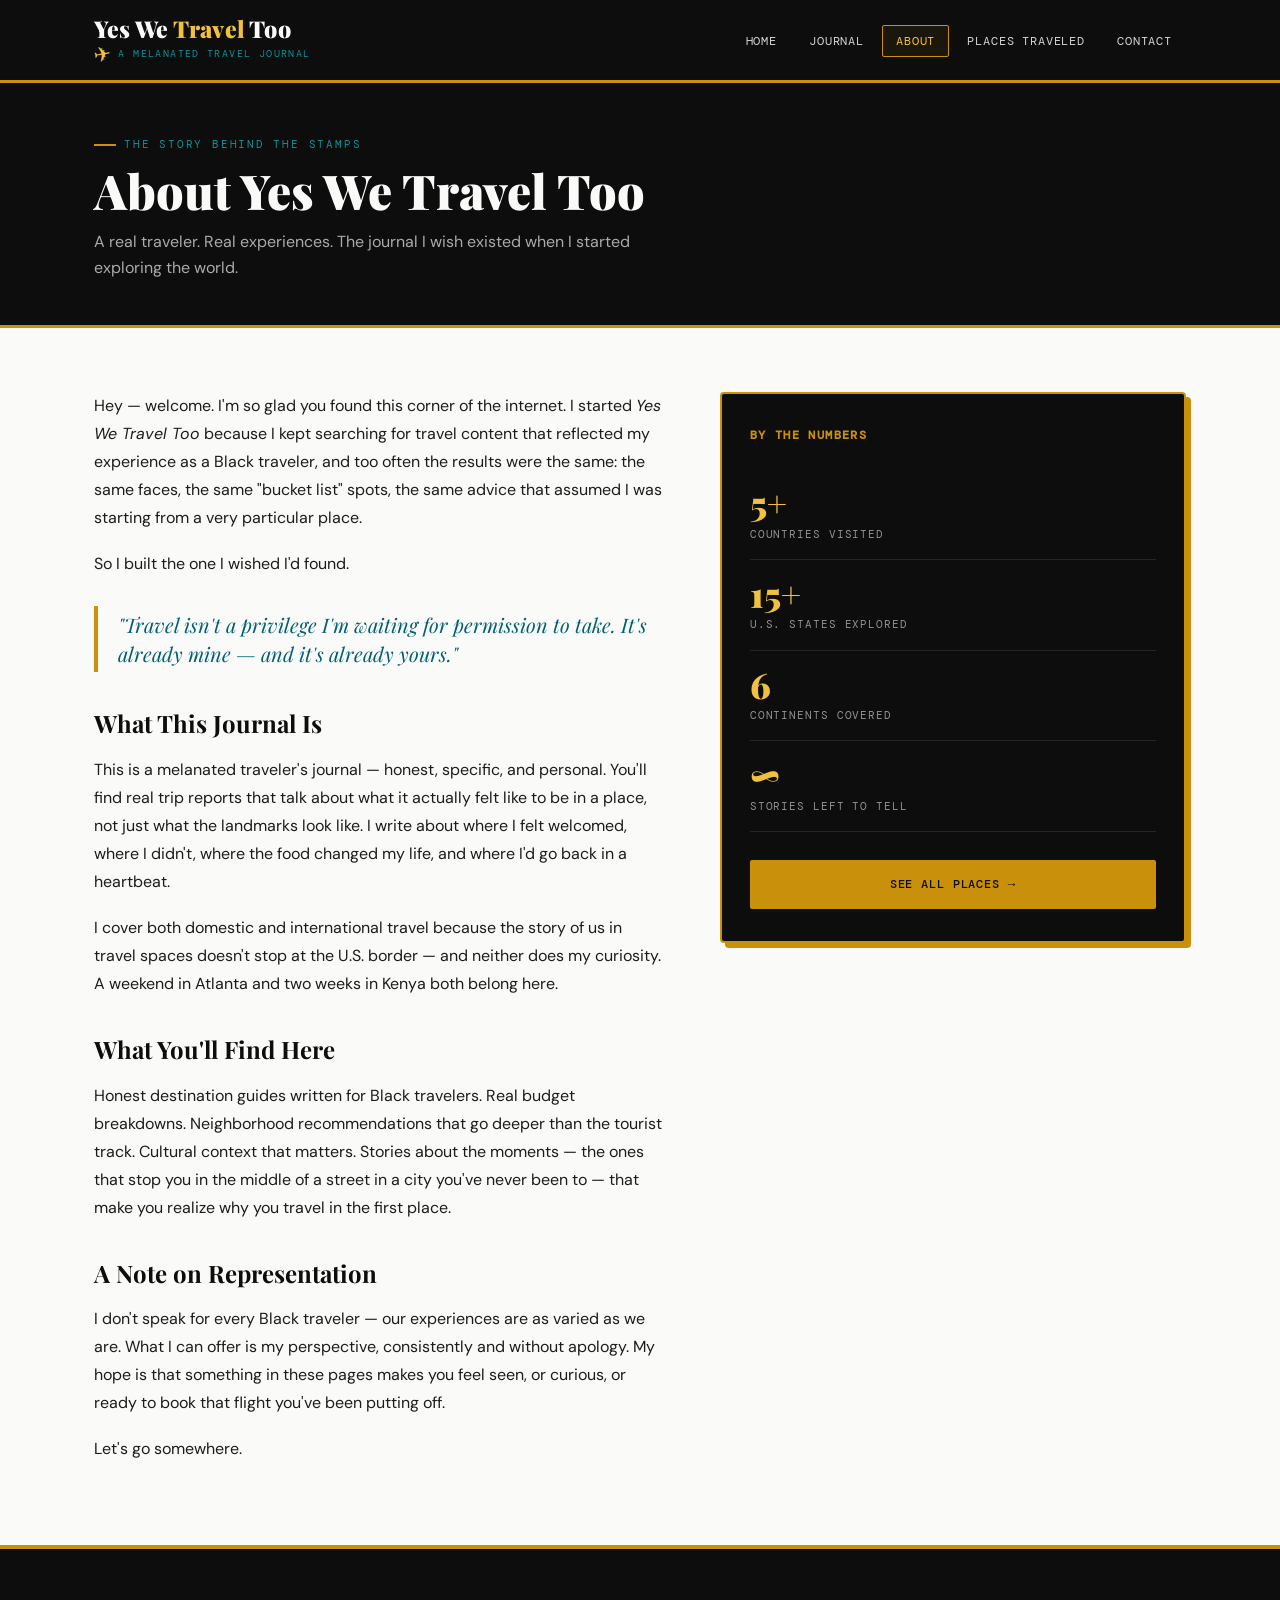
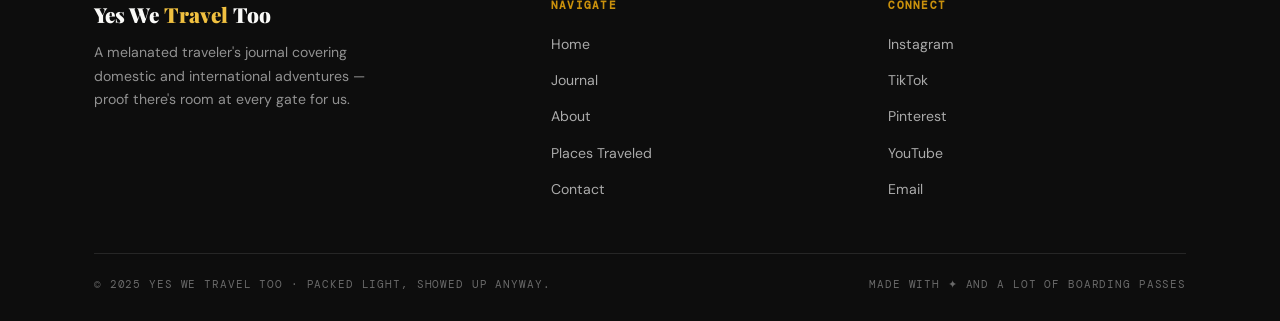
<file: about.html>
<!DOCTYPE html>
<html lang="en">
<head>
  <meta charset="UTF-8"/>
  <meta name="viewport" content="width=device-width, initial-scale=1.0"/>
  <title>About — Yes We Travel Too</title>
  <meta name="description" content="The story behind Yes We Travel Too — a melanated traveler's journal."/>
  <link rel="stylesheet" href="style.css"/>
</head>
<body>

  <header class="site-header">
    <div class="site-header__inner">
      <a href="index.html" class="brand">
        <span class="brand__name">Yes We <span>Travel</span> Too</span>
        <span class="brand__tag"><span class="brand__plane">✈</span> A Melanated Travel Journal</span>
      </a>
      <button class="nav-toggle" aria-label="Toggle menu" onclick="this.parentElement.querySelector('.site-nav').classList.toggle('open')">
        <span></span><span></span><span></span>
      </button>
      <nav class="site-nav">
        <ul>
          <li><a href="index.html">Home</a></li>
          <li><a href="blog.html">Journal</a></li>
          <li><a href="about.html" class="active">About</a></li>
          <li><a href="places.html">Places Traveled</a></li>
          <li><a href="contact.html">Contact</a></li>
        </ul>
      </nav>
    </div>
  </header>

  <main>

    <section class="page-hero">
      <div class="wrap">
        <p class="page-hero__eyebrow eyebrow">The story behind the stamps</p>
        <h1>About Yes We Travel Too</h1>
        <p class="page-hero__sub">A real traveler. Real experiences. The journal I wish existed when I started exploring the world.</p>
      </div>
    </section>

    <section class="about-section">
      <div class="wrap">
        <div class="about-grid">

          <div class="about-body">
            <p>Hey — welcome. I'm so glad you found this corner of the internet. I started <em>Yes We Travel Too</em> because I kept searching for travel content that reflected my experience as a Black traveler, and too often the results were the same: the same faces, the same "bucket list" spots, the same advice that assumed I was starting from a very particular place.</p>

            <p>So I built the one I wished I'd found.</p>

            <blockquote>"Travel isn't a privilege I'm waiting for permission to take. It's already mine — and it's already yours."</blockquote>

            <h2>What This Journal Is</h2>
            <p>This is a melanated traveler's journal — honest, specific, and personal. You'll find real trip reports that talk about what it actually felt like to be in a place, not just what the landmarks look like. I write about where I felt welcomed, where I didn't, where the food changed my life, and where I'd go back in a heartbeat.</p>

            <p>I cover both domestic and international travel because the story of us in travel spaces doesn't stop at the U.S. border — and neither does my curiosity. A weekend in Atlanta and two weeks in Kenya both belong here.</p>

            <h2>What You'll Find Here</h2>
            <p>Honest destination guides written for Black travelers. Real budget breakdowns. Neighborhood recommendations that go deeper than the tourist track. Cultural context that matters. Stories about the moments — the ones that stop you in the middle of a street in a city you've never been to — that make you realize why you travel in the first place.</p>

            <h2>A Note on Representation</h2>
            <p>I don't speak for every Black traveler — our experiences are as varied as we are. What I can offer is my perspective, consistently and without apology. My hope is that something in these pages makes you feel seen, or curious, or ready to book that flight you've been putting off.</p>

            <p>Let's go somewhere.</p>
          </div>

          <div>
            <div class="stats-panel">
              <h3>By the Numbers</h3>
              <div class="stat-item">
                <div class="stat-number">5+</div>
                <div class="stat-label">Countries Visited</div>
              </div>
              <div class="stat-item">
                <div class="stat-number">15+</div>
                <div class="stat-label">U.S. States Explored</div>
              </div>
              <div class="stat-item">
                <div class="stat-number">6</div>
                <div class="stat-label">Continents Covered</div>
              </div>
              <div class="stat-item">
                <div class="stat-number">∞</div>
                <div class="stat-label">Stories Left to Tell</div>
              </div>
              <div style="margin-top: 28px;">
                <a href="places.html" class="btn btn--gold" style="width:100%; justify-content:center;">See All Places →</a>
              </div>
            </div>
          </div>

        </div>
      </div>
    </section>

  </main>

  <footer class="site-footer">
    <div class="wrap">
      <div class="footer-inner">
        <div class="footer-brand">
          <div class="footer-brand__name">Yes We <span>Travel</span> Too</div>
          <p>A melanated traveler's journal covering domestic and international adventures — proof there's room at every gate for us.</p>
        </div>
        <div class="footer-col">
          <h4>Navigate</h4>
          <ul>
            <li><a href="index.html">Home</a></li>
            <li><a href="blog.html">Journal</a></li>
            <li><a href="about.html">About</a></li>
            <li><a href="places.html">Places Traveled</a></li>
            <li><a href="contact.html">Contact</a></li>
          </ul>
        </div>
        <div class="footer-col">
          <h4>Connect</h4>
          <ul>
            <li><a href="#">Instagram</a></li>
            <li><a href="#">TikTok</a></li>
            <li><a href="#">Pinterest</a></li>
            <li><a href="#">YouTube</a></li>
            <li><a href="mailto:hello@yeswetraveltoo.com">Email</a></li>
          </ul>
        </div>
      </div>
      <div class="footer-bottom">
        <p>© 2025 Yes We Travel Too · Packed light, showed up anyway.</p>
        <p>Made with ✦ and a lot of boarding passes</p>
      </div>
    </div>
  </footer>

</body>
</html>
</file>
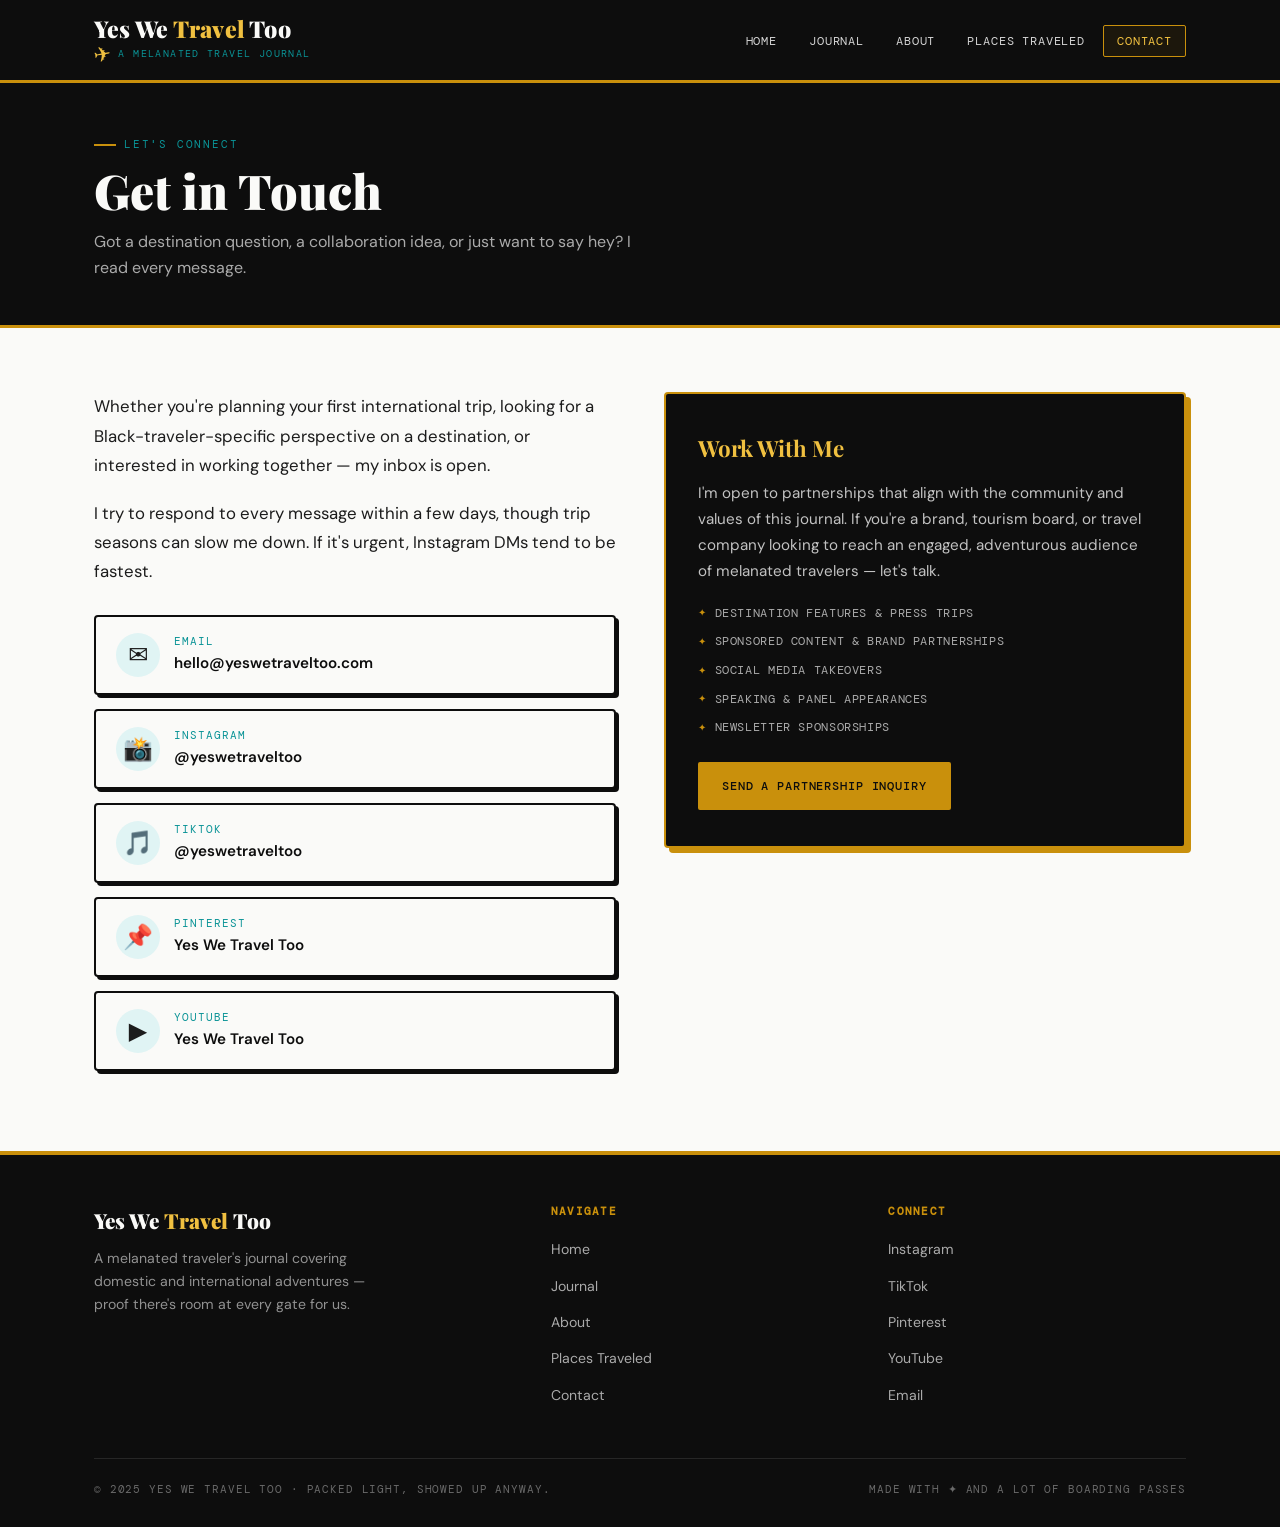
<file: contact.html>
<!DOCTYPE html>
<html lang="en">
<head>
  <meta charset="UTF-8"/>
  <meta name="viewport" content="width=device-width, initial-scale=1.0"/>
  <title>Contact — Yes We Travel Too</title>
  <meta name="description" content="Get in touch with Yes We Travel Too — collaborations, questions, or just to say hey."/>
  <link rel="stylesheet" href="style.css"/>
</head>
<body>

  <header class="site-header">
    <div class="site-header__inner">
      <a href="index.html" class="brand">
        <span class="brand__name">Yes We <span>Travel</span> Too</span>
        <span class="brand__tag"><span class="brand__plane">✈</span> A Melanated Travel Journal</span>
      </a>
      <button class="nav-toggle" aria-label="Toggle menu" onclick="this.parentElement.querySelector('.site-nav').classList.toggle('open')">
        <span></span><span></span><span></span>
      </button>
      <nav class="site-nav">
        <ul>
          <li><a href="index.html">Home</a></li>
          <li><a href="blog.html">Journal</a></li>
          <li><a href="about.html">About</a></li>
          <li><a href="places.html">Places Traveled</a></li>
          <li><a href="contact.html" class="active">Contact</a></li>
        </ul>
      </nav>
    </div>
  </header>

  <main>

    <section class="page-hero">
      <div class="wrap">
        <p class="page-hero__eyebrow eyebrow">Let's connect</p>
        <h1>Get in Touch</h1>
        <p class="page-hero__sub">Got a destination question, a collaboration idea, or just want to say hey? I read every message.</p>
      </div>
    </section>

    <section class="contact-section">
      <div class="wrap">
        <div class="contact-grid">

          <div class="contact-intro">
            <p>Whether you're planning your first international trip, looking for a Black-traveler-specific perspective on a destination, or interested in working together — my inbox is open.</p>
            <p>I try to respond to every message within a few days, though trip seasons can slow me down. If it's urgent, Instagram DMs tend to be fastest.</p>

            <div class="contact-cards">
              <a href="mailto:hello@yeswetraveltoo.com" class="contact-card">
                <div class="contact-card__icon">✉️</div>
                <div>
                  <div class="contact-card__label">Email</div>
                  <div class="contact-card__value">hello@yeswetraveltoo.com</div>
                </div>
              </a>
              <a href="#" class="contact-card">
                <div class="contact-card__icon">📸</div>
                <div>
                  <div class="contact-card__label">Instagram</div>
                  <div class="contact-card__value">@yeswetraveltoo</div>
                </div>
              </a>
              <a href="#" class="contact-card">
                <div class="contact-card__icon">🎵</div>
                <div>
                  <div class="contact-card__label">TikTok</div>
                  <div class="contact-card__value">@yeswetraveltoo</div>
                </div>
              </a>
              <a href="#" class="contact-card">
                <div class="contact-card__icon">📌</div>
                <div>
                  <div class="contact-card__label">Pinterest</div>
                  <div class="contact-card__value">Yes We Travel Too</div>
                </div>
              </a>
              <a href="#" class="contact-card">
                <div class="contact-card__icon">▶️</div>
                <div>
                  <div class="contact-card__label">YouTube</div>
                  <div class="contact-card__value">Yes We Travel Too</div>
                </div>
              </a>
            </div>
          </div>

          <div>
            <div class="collab-box">
              <h3>Work With Me</h3>
              <p>I'm open to partnerships that align with the community and values of this journal. If you're a brand, tourism board, or travel company looking to reach an engaged, adventurous audience of melanated travelers — let's talk.</p>
              <ul class="collab-list">
                <li>Destination features &amp; press trips</li>
                <li>Sponsored content &amp; brand partnerships</li>
                <li>Social media takeovers</li>
                <li>Speaking &amp; panel appearances</li>
                <li>Newsletter sponsorships</li>
              </ul>
              <a href="mailto:hello@yeswetraveltoo.com?subject=Partnership Inquiry" class="btn btn--gold">Send a Partnership Inquiry</a>
            </div>
          </div>

        </div>
      </div>
    </section>

  </main>

  <footer class="site-footer">
    <div class="wrap">
      <div class="footer-inner">
        <div class="footer-brand">
          <div class="footer-brand__name">Yes We <span>Travel</span> Too</div>
          <p>A melanated traveler's journal covering domestic and international adventures — proof there's room at every gate for us.</p>
        </div>
        <div class="footer-col">
          <h4>Navigate</h4>
          <ul>
            <li><a href="index.html">Home</a></li>
            <li><a href="blog.html">Journal</a></li>
            <li><a href="about.html">About</a></li>
            <li><a href="places.html">Places Traveled</a></li>
            <li><a href="contact.html">Contact</a></li>
          </ul>
        </div>
        <div class="footer-col">
          <h4>Connect</h4>
          <ul>
            <li><a href="#">Instagram</a></li>
            <li><a href="#">TikTok</a></li>
            <li><a href="#">Pinterest</a></li>
            <li><a href="#">YouTube</a></li>
            <li><a href="mailto:hello@yeswetraveltoo.com">Email</a></li>
          </ul>
        </div>
      </div>
      <div class="footer-bottom">
        <p>© 2025 Yes We Travel Too · Packed light, showed up anyway.</p>
        <p>Made with ✦ and a lot of boarding passes</p>
      </div>
    </div>
  </footer>

</body>
</html>
</file>
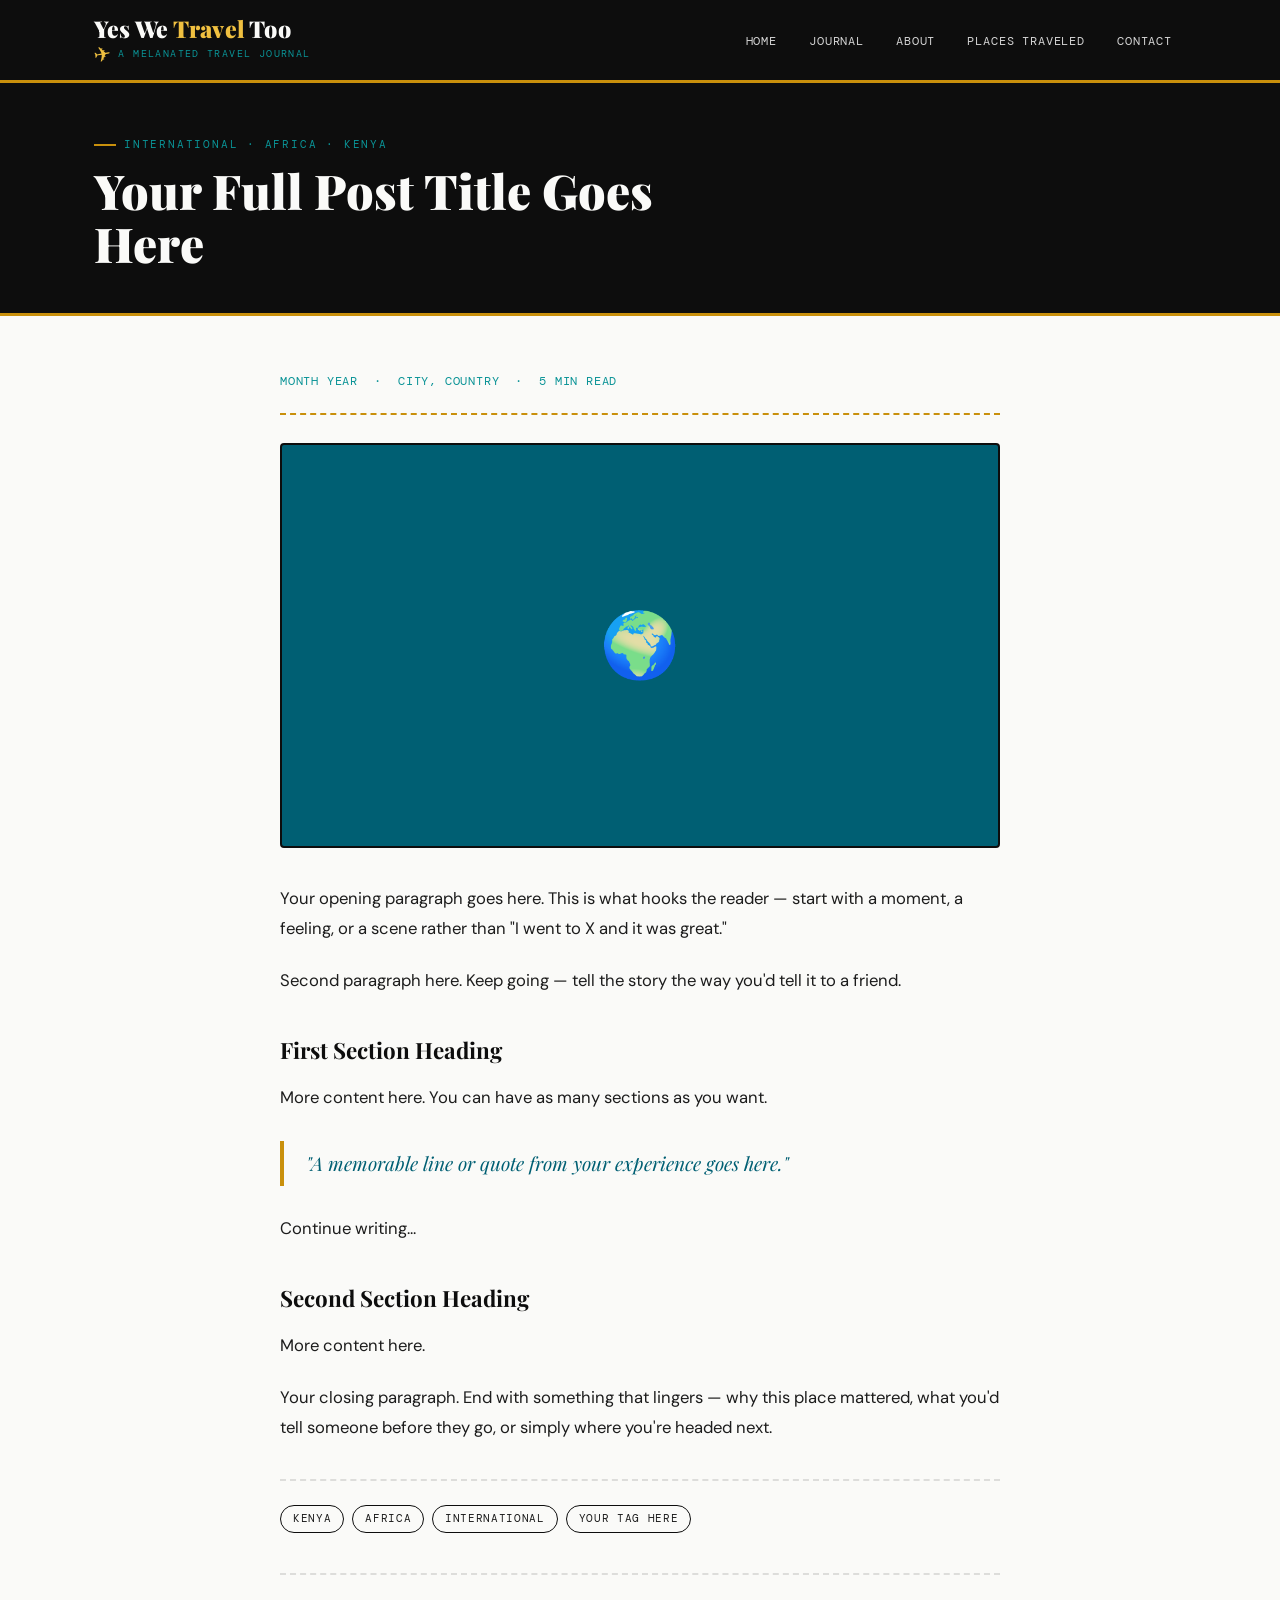
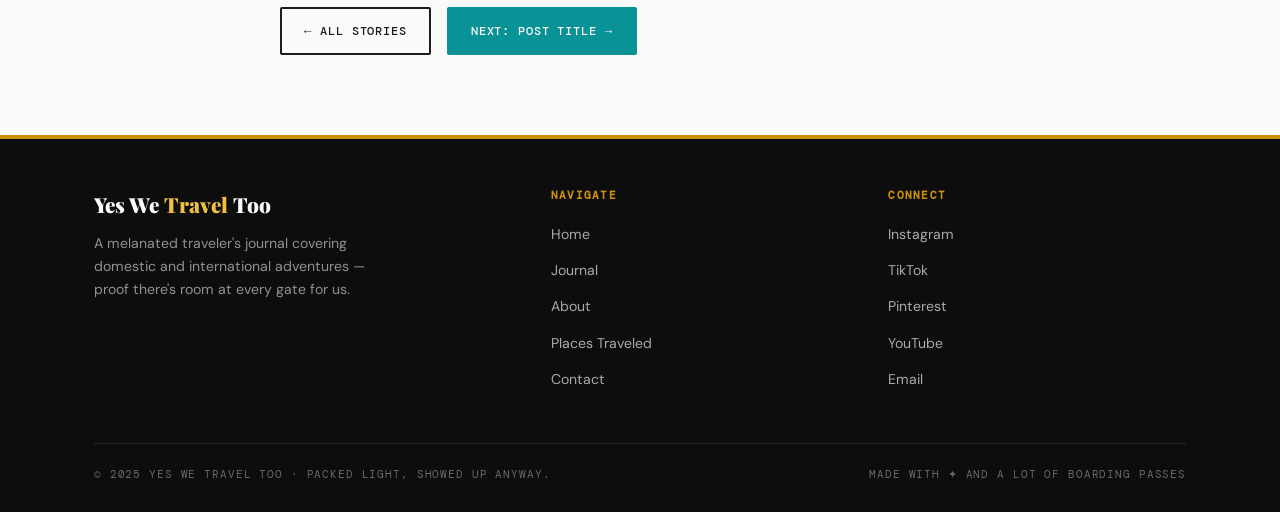
<file: NEW-POST-TEMPLATE.html>
<!DOCTYPE html>
<html lang="en">
<head>
  <meta charset="UTF-8"/>
  <meta name="viewport" content="width=device-width, initial-scale=1.0"/>

  <!-- ============================================================
    STEP 1: Update the title below with your post title
    Example: <title>My Week in Cape Town — Yes We Travel Too</title>
  ============================================================ -->
  <title>YOUR POST TITLE HERE — Yes We Travel Too</title>

  <!-- STEP 2: Update the description (shows in Google search results) -->
  <meta name="description" content="A short 1-2 sentence description of this post goes here."/>

  <link rel="stylesheet" href="style.css"/>
</head>
<body>

  <!-- ============================================================
    HEADER — DO NOT CHANGE THIS SECTION
    Just make sure the nav links stay exactly as they are.
  ============================================================ -->
  <header class="site-header">
    <div class="site-header__inner">
      <a href="index.html" class="brand">
        <span class="brand__name">Yes We <span>Travel</span> Too</span>
        <span class="brand__tag"><span class="brand__plane">✈</span> A Melanated Travel Journal</span>
      </a>
      <button class="nav-toggle" aria-label="Toggle menu" onclick="this.parentElement.querySelector('.site-nav').classList.toggle('open')">
        <span></span><span></span><span></span>
      </button>
      <nav class="site-nav">
        <ul>
          <li><a href="index.html">Home</a></li>
          <li><a href="blog.html">Journal</a></li>
          <li><a href="about.html">About</a></li>
          <li><a href="places.html">Places Traveled</a></li>
          <li><a href="contact.html">Contact</a></li>
        </ul>
      </nav>
    </div>
  </header>

  <main>

    <!-- ============================================================
      STEP 3: Update the category label, title, and date/location below
      Category examples: International · Africa · Kenya
                         Domestic · Southeast · Georgia
                         Travel Tips · Packing
    ============================================================ -->
    <section class="page-hero">
      <div class="wrap">
        <p class="page-hero__eyebrow eyebrow">International · Africa · Kenya</p>
        <h1 style="max-width: 20ch;">Your Full Post Title Goes Here</h1>
      </div>
    </section>

    <article class="post-article">
      <div class="wrap">
        <div class="post-article__wrap">

          <!-- STEP 4: Update the date, destination, and read time -->
          <div class="post-article__meta">
            <span>Month Year</span>
            <span>·</span>
            <span>City, Country</span>
            <span>·</span>
            <span>5 min read</span>
          </div>

          <!-- ============================================================
            STEP 5: HERO PHOTO (top image of the post)
            
            OPTION A — You have a photo:
            Upload your photo to the /images/ folder, then use this:
            
            <img src="images/your-photo-filename.jpg" 
                 alt="Describe what's in the photo" 
                 class="post-hero-img"/>
            
            OPTION B — No photo yet, use an emoji placeholder:
            <div class="post-article__hero">🌍</div>
            
            Delete whichever option you are NOT using.
          ============================================================ -->

          <!-- DELETE THIS LINE if using a real photo: -->
          <div class="post-article__hero">🌍</div>

          <!-- DELETE THE LINES BELOW if using an emoji placeholder:
          <img src="images/your-photo-filename.jpg"
               alt="Describe what's in the photo"
               class="post-hero-img"/>
          -->

          <!-- ============================================================
            STEP 6: WRITE YOUR POST CONTENT BELOW
            
            Use these building blocks — copy/paste as many as you need:
            
            PARAGRAPH:
            <p>Your text here.</p>
            
            SECTION HEADING:
            <h2>Heading Goes Here</h2>
            
            SUB-HEADING:
            <h3>Smaller Heading</h3>
            
            PULL QUOTE (big italic highlight):
            <blockquote>"Your memorable quote or line goes here."</blockquote>
            
            IN-POST PHOTO (upload image to /images/ folder first):
            <img src="images/photo-name.jpg" alt="Describe the photo" class="post-img"/>
            <p class="post-img-caption">Optional caption for the photo above</p>
            
            TWO PHOTOS SIDE BY SIDE:
            <div class="img-grid">
              <img src="images/photo-one.jpg" alt="Description"/>
              <img src="images/photo-two.jpg" alt="Description"/>
            </div>
            
            EXTERNAL LINK (opens in new tab):
            <a href="https://website.com" target="_blank" rel="noopener">Link text here</a>
            
            AFFILIATE LINK (for monetization):
            <a href="https://affiliate-link.com" target="_blank" rel="noopener sponsored">Product name</a>
            
            AD UNIT PLACEHOLDER (replace with real AdSense code when ready):
            <div class="ad-unit">Advertisement</div>
          ============================================================ -->

          <div class="post-article__body">

            <p>Your opening paragraph goes here. This is what hooks the reader — start with a moment, a feeling, or a scene rather than "I went to X and it was great."</p>

            <p>Second paragraph here. Keep going — tell the story the way you'd tell it to a friend.</p>

            <h2>First Section Heading</h2>

            <p>More content here. You can have as many sections as you want.</p>

            <blockquote>"A memorable line or quote from your experience goes here."</blockquote>

            <p>Continue writing...</p>

            <h2>Second Section Heading</h2>

            <p>More content here.</p>

            <!-- Example of adding a photo inside the post body:
            <img src="images/your-photo.jpg" alt="Describe the photo" class="post-img"/>
            <p class="post-img-caption">Caption: what this photo shows, where it was taken</p>
            -->

            <p>Your closing paragraph. End with something that lingers — why this place mattered, what you'd tell someone before they go, or simply where you're headed next.</p>

          </div>

          <!-- ============================================================
            STEP 7: Update the tags below.
            Change "Kenya", "Africa", etc. to match your post's destinations/themes.
            You can add or remove <a> lines.
          ============================================================ -->
          <div class="post-tags">
            <a href="blog.html" class="tag">Kenya</a>
            <a href="blog.html" class="tag">Africa</a>
            <a href="blog.html" class="tag">International</a>
            <a href="blog.html" class="tag">Your Tag Here</a>
          </div>

          <!-- ============================================================
            STEP 8: Update the "Next post" link at the bottom.
            Change "post-nairobi.html" and the text to point to another post.
            Or remove the second button entirely if you don't have a next post yet.
          ============================================================ -->
          <div style="display:flex; gap:16px; flex-wrap:wrap; margin-top:40px; padding-top:32px; border-top: 2px dashed var(--line);">
            <a href="blog.html" class="btn btn--outline-dark">← All Stories</a>
            <a href="post-nairobi.html" class="btn btn--teal">Next: Post Title →</a>
          </div>

        </div>
      </div>
    </article>

  </main>

  <!-- FOOTER — DO NOT CHANGE -->
  <footer class="site-footer">
    <div class="wrap">
      <div class="footer-inner">
        <div class="footer-brand">
          <div class="footer-brand__name">Yes We <span>Travel</span> Too</div>
          <p>A melanated traveler's journal covering domestic and international adventures — proof there's room at every gate for us.</p>
        </div>
        <div class="footer-col">
          <h4>Navigate</h4>
          <ul>
            <li><a href="index.html">Home</a></li>
            <li><a href="blog.html">Journal</a></li>
            <li><a href="about.html">About</a></li>
            <li><a href="places.html">Places Traveled</a></li>
            <li><a href="contact.html">Contact</a></li>
          </ul>
        </div>
        <div class="footer-col">
          <h4>Connect</h4>
          <ul>
            <li><a href="#">Instagram</a></li>
            <li><a href="#">TikTok</a></li>
            <li><a href="#">Pinterest</a></li>
            <li><a href="#">YouTube</a></li>
            <li><a href="mailto:hello@yeswetraveltoo.com">Email</a></li>
          </ul>
        </div>
      </div>
      <div class="footer-bottom">
        <p>© 2025 Yes We Travel Too · Packed light, showed up anyway.</p>
        <p>Made with ✦ and a lot of boarding passes</p>
      </div>
    </div>
  </footer>

</body>
</html>
</file>
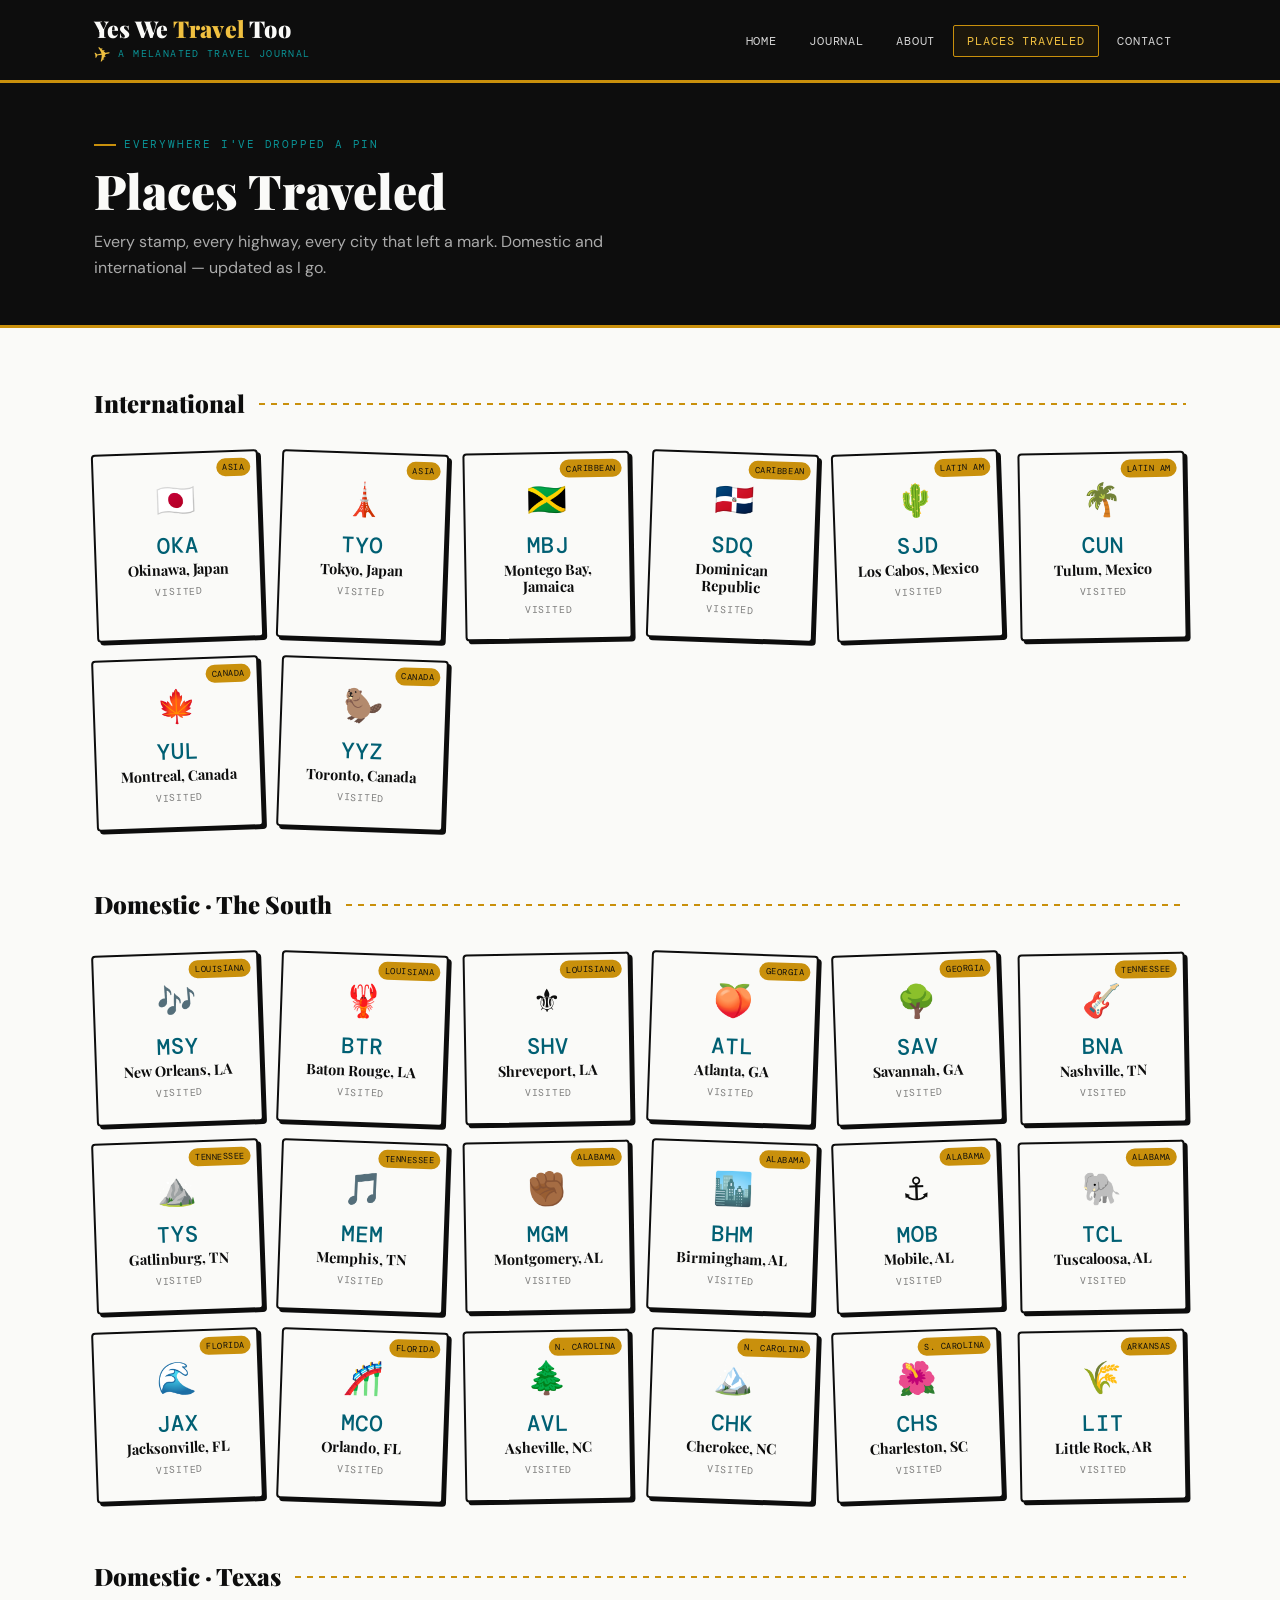
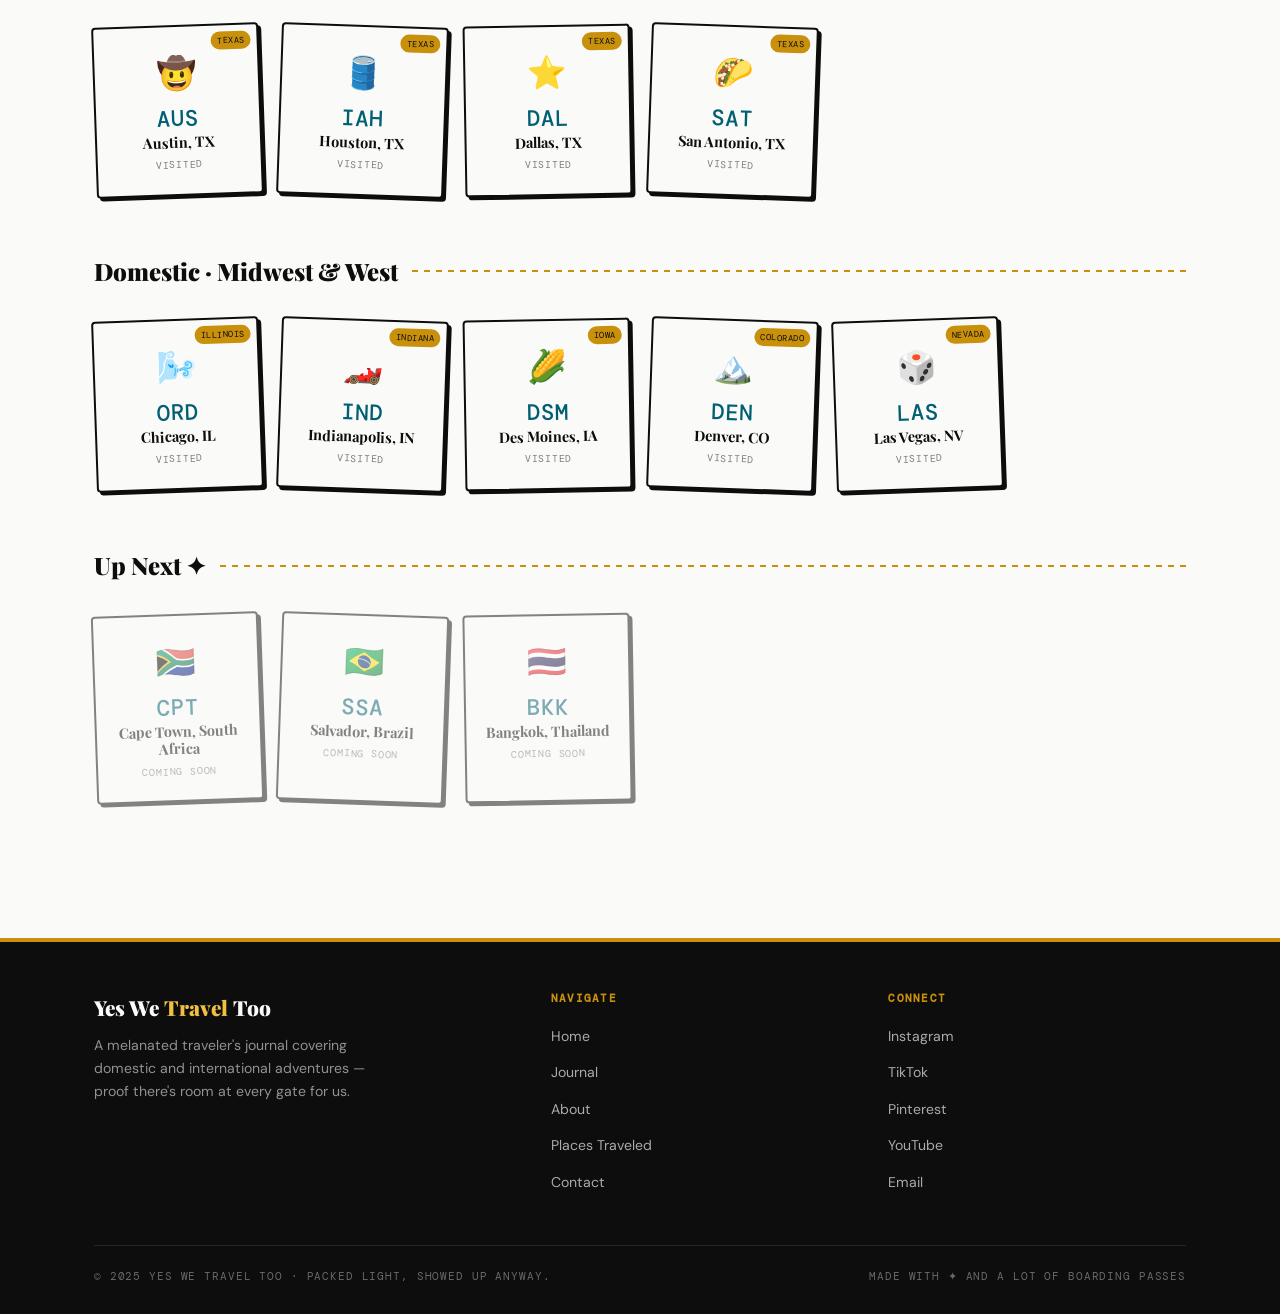
<file: places.html>
<!DOCTYPE html>
<html lang="en">
<head>
  <meta charset="UTF-8"/>
  <meta name="viewport" content="width=device-width, initial-scale=1.0"/>
  <title>Places Traveled — Yes We Travel Too</title>
  <meta name="description" content="Every destination I've visited — domestic and international travel from a melanated traveler's journal."/>
  <link rel="stylesheet" href="style.css"/>
</head>
<body>

  <header class="site-header">
    <div class="site-header__inner">
      <a href="index.html" class="brand">
        <span class="brand__name">Yes We <span>Travel</span> Too</span>
        <span class="brand__tag"><span class="brand__plane">✈</span> A Melanated Travel Journal</span>
      </a>
      <button class="nav-toggle" aria-label="Toggle menu" onclick="this.parentElement.querySelector('.site-nav').classList.toggle('open')">
        <span></span><span></span><span></span>
      </button>
      <nav class="site-nav">
        <ul>
          <li><a href="index.html">Home</a></li>
          <li><a href="blog.html">Journal</a></li>
          <li><a href="about.html">About</a></li>
          <li><a href="places.html" class="active">Places Traveled</a></li>
          <li><a href="contact.html">Contact</a></li>
        </ul>
      </nav>
    </div>
  </header>

  <main>

    <section class="page-hero">
      <div class="wrap">
        <p class="page-hero__eyebrow eyebrow">Everywhere I've dropped a pin</p>
        <h1>Places Traveled</h1>
        <p class="page-hero__sub">Every stamp, every highway, every city that left a mark. Domestic and international — updated as I go.</p>
      </div>
    </section>

    <section class="places-section-full">
      <div class="wrap">

        <!-- ===== INTERNATIONAL ===== -->
        <div class="places-category">
          <h2>International</h2>
          <div style="margin-bottom:28px;"></div>
          <div class="stamp-grid">

            <a href="blog.html" class="stamp-tile">
              <div class="stamp-tile__flag">🇯🇵</div>
              <div class="stamp-tile__code">OKA</div>
              <div class="stamp-tile__name">Okinawa, Japan</div>
              <div class="stamp-tile__date">Visited</div>
              <span class="stamp-tile__badge">Asia</span>
            </a>

            <a href="blog.html" class="stamp-tile">
              <div class="stamp-tile__flag">🗼</div>
              <div class="stamp-tile__code">TYO</div>
              <div class="stamp-tile__name">Tokyo, Japan</div>
              <div class="stamp-tile__date">Visited</div>
              <span class="stamp-tile__badge">Asia</span>
            </a>

            <a href="blog.html" class="stamp-tile">
              <div class="stamp-tile__flag">🇯🇲</div>
              <div class="stamp-tile__code">MBJ</div>
              <div class="stamp-tile__name">Montego Bay, Jamaica</div>
              <div class="stamp-tile__date">Visited</div>
              <span class="stamp-tile__badge">Caribbean</span>
            </a>

            <a href="blog.html" class="stamp-tile">
              <div class="stamp-tile__flag">🇩🇴</div>
              <div class="stamp-tile__code">SDQ</div>
              <div class="stamp-tile__name">Dominican Republic</div>
              <div class="stamp-tile__date">Visited</div>
              <span class="stamp-tile__badge">Caribbean</span>
            </a>

            <a href="blog.html" class="stamp-tile">
              <div class="stamp-tile__flag">🌵</div>
              <div class="stamp-tile__code">SJD</div>
              <div class="stamp-tile__name">Los Cabos, Mexico</div>
              <div class="stamp-tile__date">Visited</div>
              <span class="stamp-tile__badge">Latin Am</span>
            </a>

            <a href="blog.html" class="stamp-tile">
              <div class="stamp-tile__flag">🌴</div>
              <div class="stamp-tile__code">CUN</div>
              <div class="stamp-tile__name">Tulum, Mexico</div>
              <div class="stamp-tile__date">Visited</div>
              <span class="stamp-tile__badge">Latin Am</span>
            </a>

            <a href="blog.html" class="stamp-tile">
              <div class="stamp-tile__flag">🍁</div>
              <div class="stamp-tile__code">YUL</div>
              <div class="stamp-tile__name">Montreal, Canada</div>
              <div class="stamp-tile__date">Visited</div>
              <span class="stamp-tile__badge">Canada</span>
            </a>

            <a href="blog.html" class="stamp-tile">
              <div class="stamp-tile__flag">🦫</div>
              <div class="stamp-tile__code">YYZ</div>
              <div class="stamp-tile__name">Toronto, Canada</div>
              <div class="stamp-tile__date">Visited</div>
              <span class="stamp-tile__badge">Canada</span>
            </a>

          </div>
        </div>

        <!-- ===== DOMESTIC — SOUTH ===== -->
        <div class="places-category">
          <h2>Domestic · The South</h2>
          <div style="margin-bottom:28px;"></div>
          <div class="stamp-grid">

            <a href="post-nola.html" class="stamp-tile">
              <div class="stamp-tile__flag">🎶</div>
              <div class="stamp-tile__code">MSY</div>
              <div class="stamp-tile__name">New Orleans, LA</div>
              <div class="stamp-tile__date">Visited</div>
              <span class="stamp-tile__badge">Louisiana</span>
            </a>

            <a href="blog.html" class="stamp-tile">
              <div class="stamp-tile__flag">🦞</div>
              <div class="stamp-tile__code">BTR</div>
              <div class="stamp-tile__name">Baton Rouge, LA</div>
              <div class="stamp-tile__date">Visited</div>
              <span class="stamp-tile__badge">Louisiana</span>
            </a>

            <a href="blog.html" class="stamp-tile">
              <div class="stamp-tile__flag">⚜️</div>
              <div class="stamp-tile__code">SHV</div>
              <div class="stamp-tile__name">Shreveport, LA</div>
              <div class="stamp-tile__date">Visited</div>
              <span class="stamp-tile__badge">Louisiana</span>
            </a>

            <a href="blog.html" class="stamp-tile">
              <div class="stamp-tile__flag">🍑</div>
              <div class="stamp-tile__code">ATL</div>
              <div class="stamp-tile__name">Atlanta, GA</div>
              <div class="stamp-tile__date">Visited</div>
              <span class="stamp-tile__badge">Georgia</span>
            </a>

            <a href="blog.html" class="stamp-tile">
              <div class="stamp-tile__flag">🌳</div>
              <div class="stamp-tile__code">SAV</div>
              <div class="stamp-tile__name">Savannah, GA</div>
              <div class="stamp-tile__date">Visited</div>
              <span class="stamp-tile__badge">Georgia</span>
            </a>

            <a href="blog.html" class="stamp-tile">
              <div class="stamp-tile__flag">🎸</div>
              <div class="stamp-tile__code">BNA</div>
              <div class="stamp-tile__name">Nashville, TN</div>
              <div class="stamp-tile__date">Visited</div>
              <span class="stamp-tile__badge">Tennessee</span>
            </a>

            <a href="blog.html" class="stamp-tile">
              <div class="stamp-tile__flag">⛰️</div>
              <div class="stamp-tile__code">TYS</div>
              <div class="stamp-tile__name">Gatlinburg, TN</div>
              <div class="stamp-tile__date">Visited</div>
              <span class="stamp-tile__badge">Tennessee</span>
            </a>

            <a href="blog.html" class="stamp-tile">
              <div class="stamp-tile__flag">🎵</div>
              <div class="stamp-tile__code">MEM</div>
              <div class="stamp-tile__name">Memphis, TN</div>
              <div class="stamp-tile__date">Visited</div>
              <span class="stamp-tile__badge">Tennessee</span>
            </a>

            <a href="blog.html" class="stamp-tile">
              <div class="stamp-tile__flag">✊🏾</div>
              <div class="stamp-tile__code">MGM</div>
              <div class="stamp-tile__name">Montgomery, AL</div>
              <div class="stamp-tile__date">Visited</div>
              <span class="stamp-tile__badge">Alabama</span>
            </a>

            <a href="blog.html" class="stamp-tile">
              <div class="stamp-tile__flag">🏙️</div>
              <div class="stamp-tile__code">BHM</div>
              <div class="stamp-tile__name">Birmingham, AL</div>
              <div class="stamp-tile__date">Visited</div>
              <span class="stamp-tile__badge">Alabama</span>
            </a>

            <a href="blog.html" class="stamp-tile">
              <div class="stamp-tile__flag">⚓</div>
              <div class="stamp-tile__code">MOB</div>
              <div class="stamp-tile__name">Mobile, AL</div>
              <div class="stamp-tile__date">Visited</div>
              <span class="stamp-tile__badge">Alabama</span>
            </a>

            <a href="blog.html" class="stamp-tile">
              <div class="stamp-tile__flag">🐘</div>
              <div class="stamp-tile__code">TCL</div>
              <div class="stamp-tile__name">Tuscaloosa, AL</div>
              <div class="stamp-tile__date">Visited</div>
              <span class="stamp-tile__badge">Alabama</span>
            </a>

            <a href="blog.html" class="stamp-tile">
              <div class="stamp-tile__flag">🌊</div>
              <div class="stamp-tile__code">JAX</div>
              <div class="stamp-tile__name">Jacksonville, FL</div>
              <div class="stamp-tile__date">Visited</div>
              <span class="stamp-tile__badge">Florida</span>
            </a>

            <a href="blog.html" class="stamp-tile">
              <div class="stamp-tile__flag">🎢</div>
              <div class="stamp-tile__code">MCO</div>
              <div class="stamp-tile__name">Orlando, FL</div>
              <div class="stamp-tile__date">Visited</div>
              <span class="stamp-tile__badge">Florida</span>
            </a>

            <a href="blog.html" class="stamp-tile">
              <div class="stamp-tile__flag">🌲</div>
              <div class="stamp-tile__code">AVL</div>
              <div class="stamp-tile__name">Asheville, NC</div>
              <div class="stamp-tile__date">Visited</div>
              <span class="stamp-tile__badge">N. Carolina</span>
            </a>

            <a href="blog.html" class="stamp-tile">
              <div class="stamp-tile__flag">🏔️</div>
              <div class="stamp-tile__code">CHK</div>
              <div class="stamp-tile__name">Cherokee, NC</div>
              <div class="stamp-tile__date">Visited</div>
              <span class="stamp-tile__badge">N. Carolina</span>
            </a>

            <a href="blog.html" class="stamp-tile">
              <div class="stamp-tile__flag">🌺</div>
              <div class="stamp-tile__code">CHS</div>
              <div class="stamp-tile__name">Charleston, SC</div>
              <div class="stamp-tile__date">Visited</div>
              <span class="stamp-tile__badge">S. Carolina</span>
            </a>

            <a href="blog.html" class="stamp-tile">
              <div class="stamp-tile__flag">🌾</div>
              <div class="stamp-tile__code">LIT</div>
              <div class="stamp-tile__name">Little Rock, AR</div>
              <div class="stamp-tile__date">Visited</div>
              <span class="stamp-tile__badge">Arkansas</span>
            </a>

          </div>
        </div>

        <!-- ===== DOMESTIC — TEXAS ===== -->
        <div class="places-category">
          <h2>Domestic · Texas</h2>
          <div style="margin-bottom:28px;"></div>
          <div class="stamp-grid">

            <a href="blog.html" class="stamp-tile">
              <div class="stamp-tile__flag">🤠</div>
              <div class="stamp-tile__code">AUS</div>
              <div class="stamp-tile__name">Austin, TX</div>
              <div class="stamp-tile__date">Visited</div>
              <span class="stamp-tile__badge">Texas</span>
            </a>

            <a href="blog.html" class="stamp-tile">
              <div class="stamp-tile__flag">🛢️</div>
              <div class="stamp-tile__code">IAH</div>
              <div class="stamp-tile__name">Houston, TX</div>
              <div class="stamp-tile__date">Visited</div>
              <span class="stamp-tile__badge">Texas</span>
            </a>

            <a href="blog.html" class="stamp-tile">
              <div class="stamp-tile__flag">⭐</div>
              <div class="stamp-tile__code">DAL</div>
              <div class="stamp-tile__name">Dallas, TX</div>
              <div class="stamp-tile__date">Visited</div>
              <span class="stamp-tile__badge">Texas</span>
            </a>

            <a href="blog.html" class="stamp-tile">
              <div class="stamp-tile__flag">🌮</div>
              <div class="stamp-tile__code">SAT</div>
              <div class="stamp-tile__name">San Antonio, TX</div>
              <div class="stamp-tile__date">Visited</div>
              <span class="stamp-tile__badge">Texas</span>
            </a>

          </div>
        </div>

        <!-- ===== DOMESTIC — MIDWEST & WEST ===== -->
        <div class="places-category">
          <h2>Domestic · Midwest &amp; West</h2>
          <div style="margin-bottom:28px;"></div>
          <div class="stamp-grid">

            <a href="blog.html" class="stamp-tile">
              <div class="stamp-tile__flag">🌬️</div>
              <div class="stamp-tile__code">ORD</div>
              <div class="stamp-tile__name">Chicago, IL</div>
              <div class="stamp-tile__date">Visited</div>
              <span class="stamp-tile__badge">Illinois</span>
            </a>

            <a href="blog.html" class="stamp-tile">
              <div class="stamp-tile__flag">🏎️</div>
              <div class="stamp-tile__code">IND</div>
              <div class="stamp-tile__name">Indianapolis, IN</div>
              <div class="stamp-tile__date">Visited</div>
              <span class="stamp-tile__badge">Indiana</span>
            </a>

            <a href="blog.html" class="stamp-tile">
              <div class="stamp-tile__flag">🌽</div>
              <div class="stamp-tile__code">DSM</div>
              <div class="stamp-tile__name">Des Moines, IA</div>
              <div class="stamp-tile__date">Visited</div>
              <span class="stamp-tile__badge">Iowa</span>
            </a>

            <a href="blog.html" class="stamp-tile">
              <div class="stamp-tile__flag">🏔️</div>
              <div class="stamp-tile__code">DEN</div>
              <div class="stamp-tile__name">Denver, CO</div>
              <div class="stamp-tile__date">Visited</div>
              <span class="stamp-tile__badge">Colorado</span>
            </a>

            <a href="blog.html" class="stamp-tile">
              <div class="stamp-tile__flag">🎲</div>
              <div class="stamp-tile__code">LAS</div>
              <div class="stamp-tile__name">Las Vegas, NV</div>
              <div class="stamp-tile__date">Visited</div>
              <span class="stamp-tile__badge">Nevada</span>
            </a>

          </div>
        </div>

        <!-- ===== UP NEXT ===== -->
        <div class="places-category">
          <h2>Up Next ✦</h2>
          <div style="margin-bottom:28px;"></div>
          <div class="stamp-grid">
            <div class="stamp-tile" style="opacity:0.5;cursor:default;">
              <div class="stamp-tile__flag">🇿🇦</div>
              <div class="stamp-tile__code">CPT</div>
              <div class="stamp-tile__name">Cape Town, South Africa</div>
              <div class="stamp-tile__date">Coming soon</div>
            </div>
            <div class="stamp-tile" style="opacity:0.5;cursor:default;">
              <div class="stamp-tile__flag">🇧🇷</div>
              <div class="stamp-tile__code">SSA</div>
              <div class="stamp-tile__name">Salvador, Brazil</div>
              <div class="stamp-tile__date">Coming soon</div>
            </div>
            <div class="stamp-tile" style="opacity:0.5;cursor:default;">
              <div class="stamp-tile__flag">🇹🇭</div>
              <div class="stamp-tile__code">BKK</div>
              <div class="stamp-tile__name">Bangkok, Thailand</div>
              <div class="stamp-tile__date">Coming soon</div>
            </div>
          </div>
        </div>

      </div>
    </section>

  </main>

  <footer class="site-footer">
    <div class="wrap">
      <div class="footer-inner">
        <div class="footer-brand">
          <div class="footer-brand__name">Yes We <span>Travel</span> Too</div>
          <p>A melanated traveler's journal covering domestic and international adventures — proof there's room at every gate for us.</p>
        </div>
        <div class="footer-col">
          <h4>Navigate</h4>
          <ul>
            <li><a href="index.html">Home</a></li>
            <li><a href="blog.html">Journal</a></li>
            <li><a href="about.html">About</a></li>
            <li><a href="places.html">Places Traveled</a></li>
            <li><a href="contact.html">Contact</a></li>
          </ul>
        </div>
        <div class="footer-col">
          <h4>Connect</h4>
          <ul>
            <li><a href="#">Instagram</a></li>
            <li><a href="#">TikTok</a></li>
            <li><a href="#">Pinterest</a></li>
            <li><a href="#">YouTube</a></li>
            <li><a href="mailto:hello@yeswetraveltoo.com">Email</a></li>
          </ul>
        </div>
      </div>
      <div class="footer-bottom">
        <p>© 2025 Yes We Travel Too · Packed light, showed up anyway.</p>
        <p>Made with ✦ and a lot of boarding passes</p>
      </div>
    </div>
  </footer>

</body>
</html>
</file>
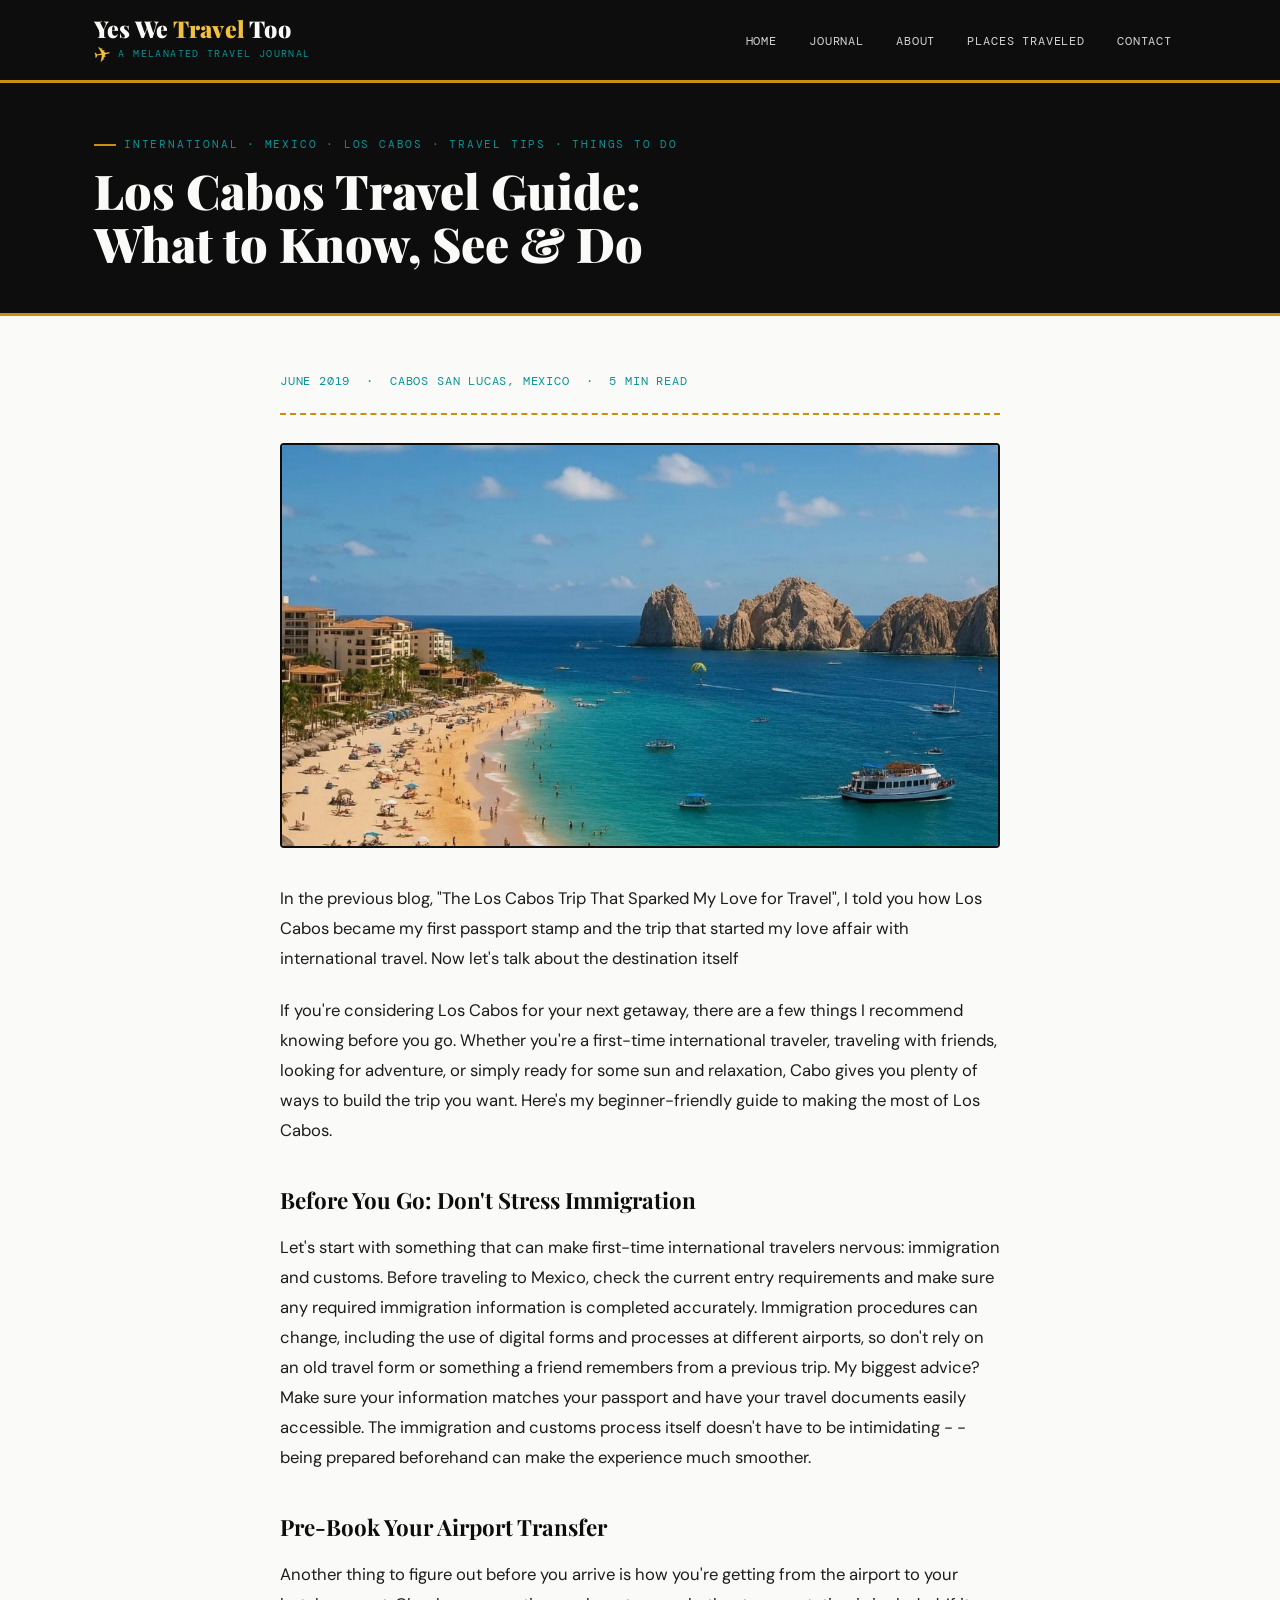
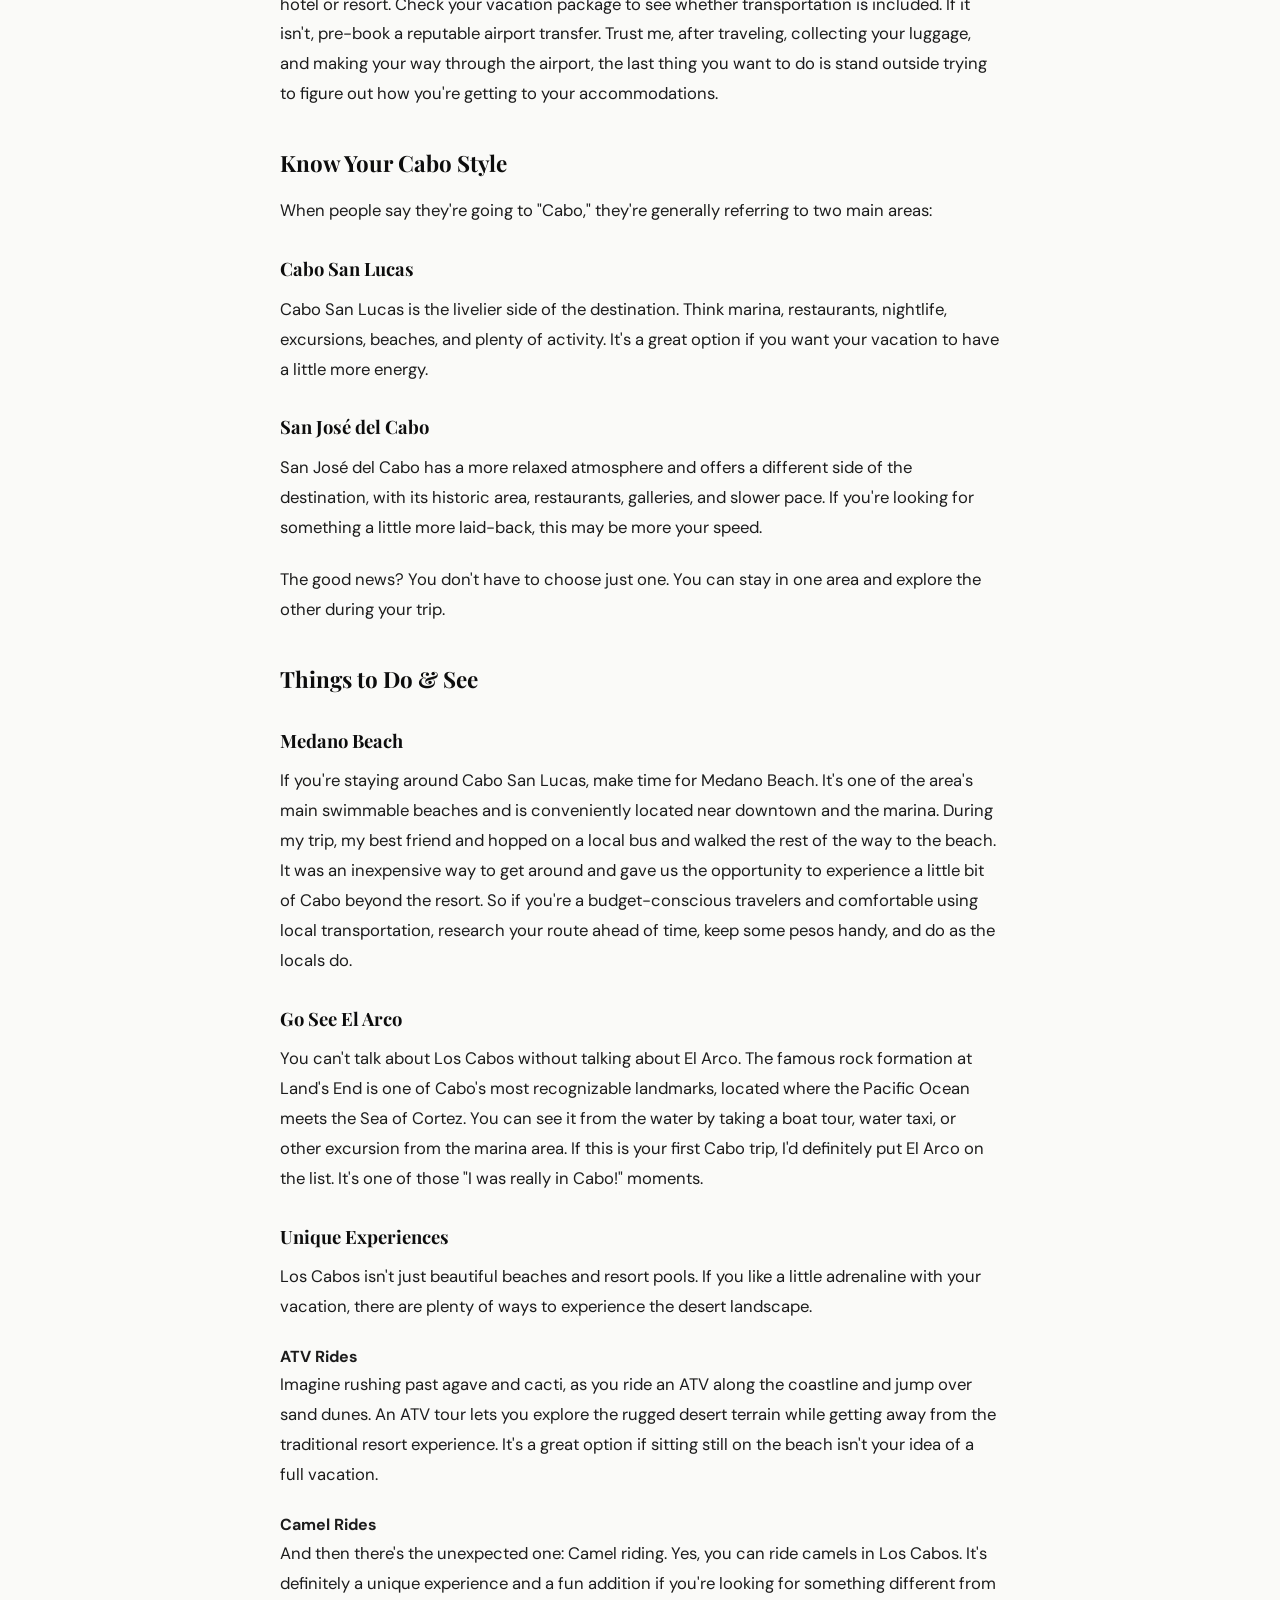
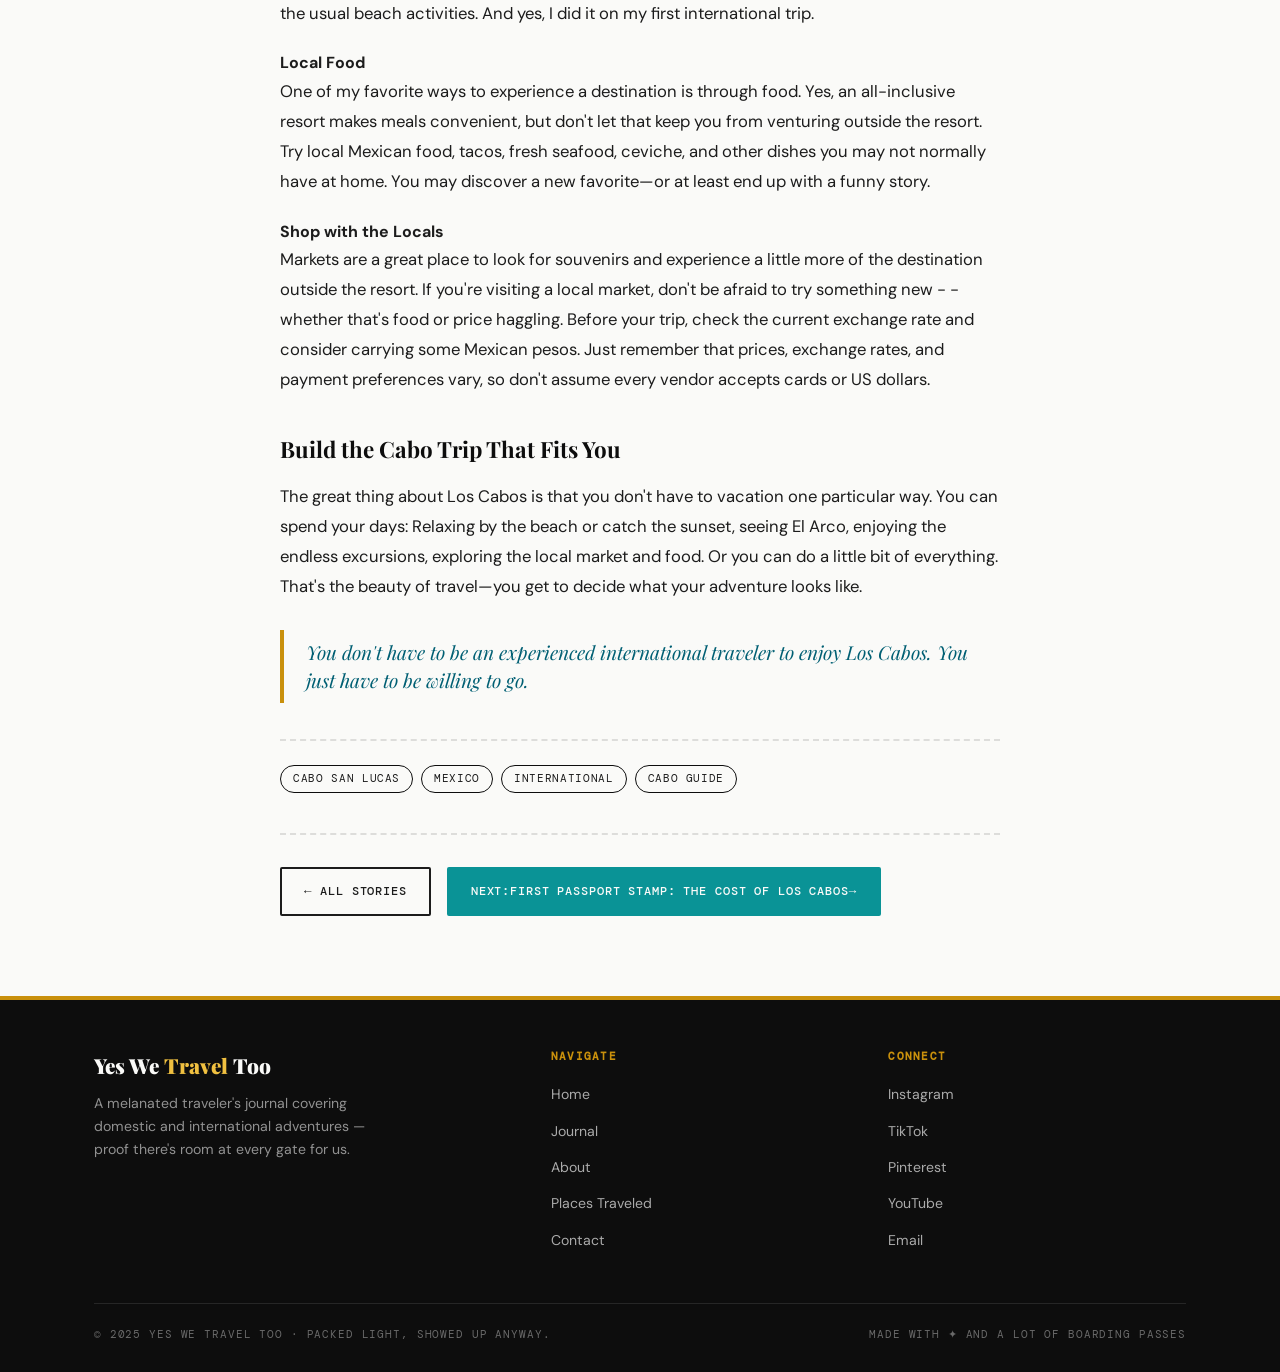
<file: post-los-cabos-guide.html>
<!DOCTYPE html>
<html lang="en">
<head>
  <meta charset="UTF-8"/>
  <meta name="viewport" content="width=device-width, initial-scale=1.0"/>

  <!-- ============================================================
    STEP 1: Update the title below with your post title
    Example: <title>My Week in Cape Town — Yes We Travel Too</title>
  ============================================================ -->
  <title>Los Cabos Travel Guide: What to Know, See & Do </title>

  <!-- STEP 2: Update the description (shows in Google search results) -->
  <meta name="description" content="Cabo gives you plenty of ways to build the trip you want. "/>

  <link rel="stylesheet" href="style.css"/>
</head>
<body>

  <!-- ============================================================
    HEADER — DO NOT CHANGE THIS SECTION
    Just make sure the nav links stay exactly as they are.
  ============================================================ -->
  <header class="site-header">
    <div class="site-header__inner">
      <a href="index.html" class="brand">
        <span class="brand__name">Yes We <span>Travel</span> Too</span>
        <span class="brand__tag"><span class="brand__plane">✈</span> A Melanated Travel Journal</span>
      </a>
      <button class="nav-toggle" aria-label="Toggle menu" onclick="this.parentElement.querySelector('.site-nav').classList.toggle('open')">
        <span></span><span></span><span></span>
      </button>
      <nav class="site-nav">
        <ul>
          <li><a href="index.html">Home</a></li>
          <li><a href="blog.html">Journal</a></li>
          <li><a href="about.html">About</a></li>
          <li><a href="places.html">Places Traveled</a></li>
          <li><a href="contact.html">Contact</a></li>
        </ul>
      </nav>
    </div>
  </header>

  <main>

    <!-- ============================================================
      STEP 3: Update the category label, title, and date/location below
      Category examples: International · Africa · Kenya
                         Domestic · Southeast · Georgia
                         Travel Tips · Packing
    ============================================================ -->
    <section class="page-hero">
      <div class="wrap">
        <p class="page-hero__eyebrow eyebrow">International · Mexico · Los Cabos · Travel Tips · Things to Do</p>
        <h1 style="max-width: 20ch;">Los Cabos Travel Guide: What to Know, See & Do</h1>
      </div>
    </section>

    <article class="post-article">
      <div class="wrap">
        <div class="post-article__wrap">

          <!-- STEP 4: Update the date, destination, and read time -->
          <div class="post-article__meta">
            <span>June 2019</span>
            <span>·</span>
            <span>Cabos San Lucas, Mexico</span>
            <span>·</span>
            <span>5 min read</span>
          </div>

          <!-- ============================================================
            STEP 5: HERO PHOTO (top image of the post)
            
            
          ============================================================ -->

          <!-- DELETE THIS LINE if using a real photo: -->
      
          <img src="medano-beach-cabo.jpg" alt="Medano Beach, Los Cabos Mexico" class="post-hero-img"/>

          <!-- ============================================================
            STEP 6: WRITE YOUR POST CONTENT BELOW
            
            Use these building blocks — copy/paste as many as you need:
            
            PARAGRAPH:
            
          SECTION HEADING:
            <h2>Heading Goes Here</h2>
            
            SUB-HEADING:
            <h3>Smaller Heading</h3>
            
            PULL QUOTE (big italic highlight):
            <blockquote>"Your memorable quote or line goes here."</blockquote>
            
            IN-POST PHOTO (upload image to /images/ folder first):
            <img src="images/photo-name.jpg" alt="Describe the photo" class="post-img"/>
            <p class="post-img-caption">Optional caption for the photo above</p>
            
            TWO PHOTOS SIDE BY SIDE:
            <div class="img-grid">
              <img src="images/photo-one.jpg" alt="Description"/>
              <img src="images/photo-two.jpg" alt="Description"/>
            </div>
            
            EXTERNAL LINK (opens in new tab):
            <a href="https://website.com" target="_blank" rel="noopener">Link text here</a>
            
            AFFILIATE LINK (for monetization):
            <a href="https://affiliate-link.com" target="_blank" rel="noopener sponsored">Product name</a>
            
            AD UNIT PLACEHOLDER (replace with real AdSense code when ready):
            <div class="ad-unit">Advertisement</div>
          ============================================================ -->

          <div class="post-article__body">

            <p><i></i>In the previous blog, "The Los Cabos Trip That Sparked My Love for Travel", I told you how Los Cabos became my first passport stamp and the trip that started my love affair with international travel. Now let's talk about the destination itself </p><i></i>

          <p>If you're considering Los Cabos for your next getaway, there are a few things I recommend knowing before you go. Whether you're a first-time international traveler, traveling with friends, looking for adventure, or simply ready for some sun and relaxation, Cabo gives you plenty of ways to build the trip you want.
Here's my beginner-friendly guide to making the most of Los Cabos.</p>

          <h2>Before You Go: Don't Stress Immigration</h2>

          <p>Let's start with something that can make first-time international travelers nervous: immigration and customs.
Before traveling to Mexico, check the current entry requirements and make sure any required immigration information is completed accurately. Immigration procedures can change, including the use of digital forms and processes at different airports, so don't rely on an old travel form or something a friend remembers from a previous trip.
My biggest advice? Make sure your information matches your passport and have your travel documents easily accessible.
The immigration and customs process itself doesn't have to be intimidating - - being prepared beforehand can make the experience much smoother.</p>

          <h2>Pre-Book Your Airport Transfer</h2>
            
          <p>Another thing to figure out before you arrive is how you're getting from the airport to your hotel or resort.
Check your vacation package to see whether transportation is included. If it isn't, pre-book a reputable airport transfer.
Trust me, after traveling, collecting your luggage, and making your way through the airport, the last thing you want to do is stand outside trying to figure out how you're getting to your accommodations.</p>

<h2>Know Your Cabo Style</h2>

<p>When people say they're going to "Cabo," they're generally referring to two main areas:</p>
<h3>Cabo San Lucas</h3>
<p>Cabo San Lucas is the livelier side of the destination. Think marina, restaurants, nightlife, excursions, beaches, and plenty of activity.
It's a great option if you want your vacation to have a little more energy.</p>
<h3>San José del Cabo</h3>
<p>San José del Cabo has a more relaxed atmosphere and offers a different side of the destination, with its historic area, restaurants, galleries, and slower pace.
If you're looking for something a little more laid-back, this may be more your speed.</p>

<p>The good news? You don't have to choose just one. You can stay in one area and explore the other during your trip.</p>

 <h2>Things to Do & See</h2>

          <h3>Medano Beach</h3>
          <p>If you're staying around Cabo San Lucas, make time for Medano Beach.
It's one of the area's main swimmable beaches and is conveniently located near downtown and the marina.
During my trip, my best friend and hopped on a local bus and walked the rest of the way to the beach. It was an inexpensive way to get around and gave us the opportunity to experience a little bit of Cabo beyond the resort.
So if you're a budget-conscious travelers and comfortable using local transportation, research your route ahead of time, keep some pesos handy, and do as the locals do.</p>

        <h3>Go See El Arco</h3>
       <p>   You can't talk about Los Cabos without talking about El Arco.
The famous rock formation at Land's End is one of Cabo's most recognizable landmarks, located where the Pacific Ocean meets the Sea of Cortez.
You can see it from the water by taking a boat tour, water taxi, or other excursion from the marina area.
If this is your first Cabo trip, I'd definitely put El Arco on the list. It's one of those "I was really in Cabo!" moments.</p>

          <h3>Unique Experiences</h3>
          <p>Los Cabos isn't just beautiful beaches and resort pools.
If you like a little adrenaline with your vacation, there are plenty of ways to experience the desert landscape.</p>

            <h4>ATV Rides</h4>
          <p>Imagine rushing past agave and cacti, as you ride an ATV along the coastline and jump over sand dunes. An ATV tour lets you explore the rugged desert terrain while getting away from the traditional resort experience.
It's a great option if sitting still on the beach isn't your idea of a full vacation.</p>

            <h4>Camel Rides</h4>
          <p>And then there's the unexpected one: Camel riding.
Yes, you can ride camels in Los Cabos. It's definitely a unique experience and a fun addition if you're looking for something different from the usual beach activities.
And yes, I did it on my first international trip.</p>

            <h4>Local Food</h4>
          <p>One of my favorite ways to experience a destination is through food.
Yes, an all-inclusive resort makes meals convenient, but don't let that keep you from venturing outside the resort.
Try local Mexican food, tacos, fresh seafood, ceviche, and other dishes you may not normally have at home.
You may discover a new favorite—or at least end up with a funny story.</p>

            <h4>Shop with the Locals</h4>
          <p>Markets are a great place to look for souvenirs and experience a little more of the destination outside the resort. If you're visiting a local market, don't be afraid to try something new - - whether that's food or price haggling. Before your trip, check the current exchange rate and consider carrying some Mexican pesos. Just remember that prices, exchange rates, and payment preferences vary, so don't assume every vendor accepts cards or US dollars.</p>

          <h2>Build the Cabo Trip That Fits You</h2>
          <p>The great thing about Los Cabos is that you don't have to vacation one particular way.
You can spend your days: Relaxing by the beach or catch the sunset, seeing El Arco, enjoying the endless excursions, exploring the local market and food. 
Or you can do a little bit of everything. That's the beauty of travel—you get to decide what your adventure looks like.</p>

          <blockquote>You don't have to be an experienced international traveler to enjoy Los Cabos. You just have to be willing to go.</blockquote>
          
           

            <!-- Example of adding a photo inside the post body:
            <img src="images/your-photo.jpg" alt="Describe the photo" class="post-img"/>
            <p class="post-img-caption">Caption: what this photo shows, where it was taken</p>
            -->

    

          </div>

          <!-- ============================================================
            STEP 7: Update the tags below.
            Change "Kenya", "Africa", etc. to match your post's destinations/themes.
            You can add or remove <a> lines.
          ============================================================ -->
          <div class="post-tags">
            <a href="blog.html" class="tag">Cabo San Lucas</a>
            <a href="blog.html" class="tag">Mexico</a>
            <a href="blog.html" class="tag">International</a>
            <a href="blog.html" class="tag">Cabo Guide</a>
          </div>

          <!-- ============================================================
            STEP 8: Update the "Next post" link at the bottom.
            Change "post-nairobi.html" and the text to point to another post.
            Or remove the second button entirely if you don't have a next post yet.
          ============================================================ -->
          <div style="display:flex; gap:16px; flex-wrap:wrap; margin-top:40px; padding-top:32px; border-top: 2px dashed var(--line);">
            <a href="blog.html" class="btn btn--outline-dark">← All Stories</a>
            <a href="post-los-cabos-costs.html" class="btn btn--teal">Next:First Passport Stamp: The Cost of Los Cabos→</a>
          </div>

        </div>
      </div>
    </article>

  </main>

  <!-- FOOTER — DO NOT CHANGE -->
  <footer class="site-footer">
    <div class="wrap">
      <div class="footer-inner">
        <div class="footer-brand">
          <div class="footer-brand__name">Yes We <span>Travel</span> Too</div>
          <p>A melanated traveler's journal covering domestic and international adventures — proof there's room at every gate for us.</p>
        </div>
        <div class="footer-col">
          <h4>Navigate</h4>
          <ul>
            <li><a href="index.html">Home</a></li>
            <li><a href="blog.html">Journal</a></li>
            <li><a href="about.html">About</a></li>
            <li><a href="places.html">Places Traveled</a></li>
            <li><a href="contact.html">Contact</a></li>
          </ul>
        </div>
        <div class="footer-col">
          <h4>Connect</h4>
          <ul>
            <li><a href="#">Instagram</a></li>
            <li><a href="#">TikTok</a></li>
            <li><a href="#">Pinterest</a></li>
            <li><a href="#">YouTube</a></li>
            <li><a href="mailto:hello@yeswetraveltoo.com">Email</a></li>
          </ul>
        </div>
      </div>
      <div class="footer-bottom">
        <p>© 2025 Yes We Travel Too · Packed light, showed up anyway.</p>
        <p>Made with ✦ and a lot of boarding passes</p>
      </div>
    </div>
  </footer>

</body>
</html>
</file>
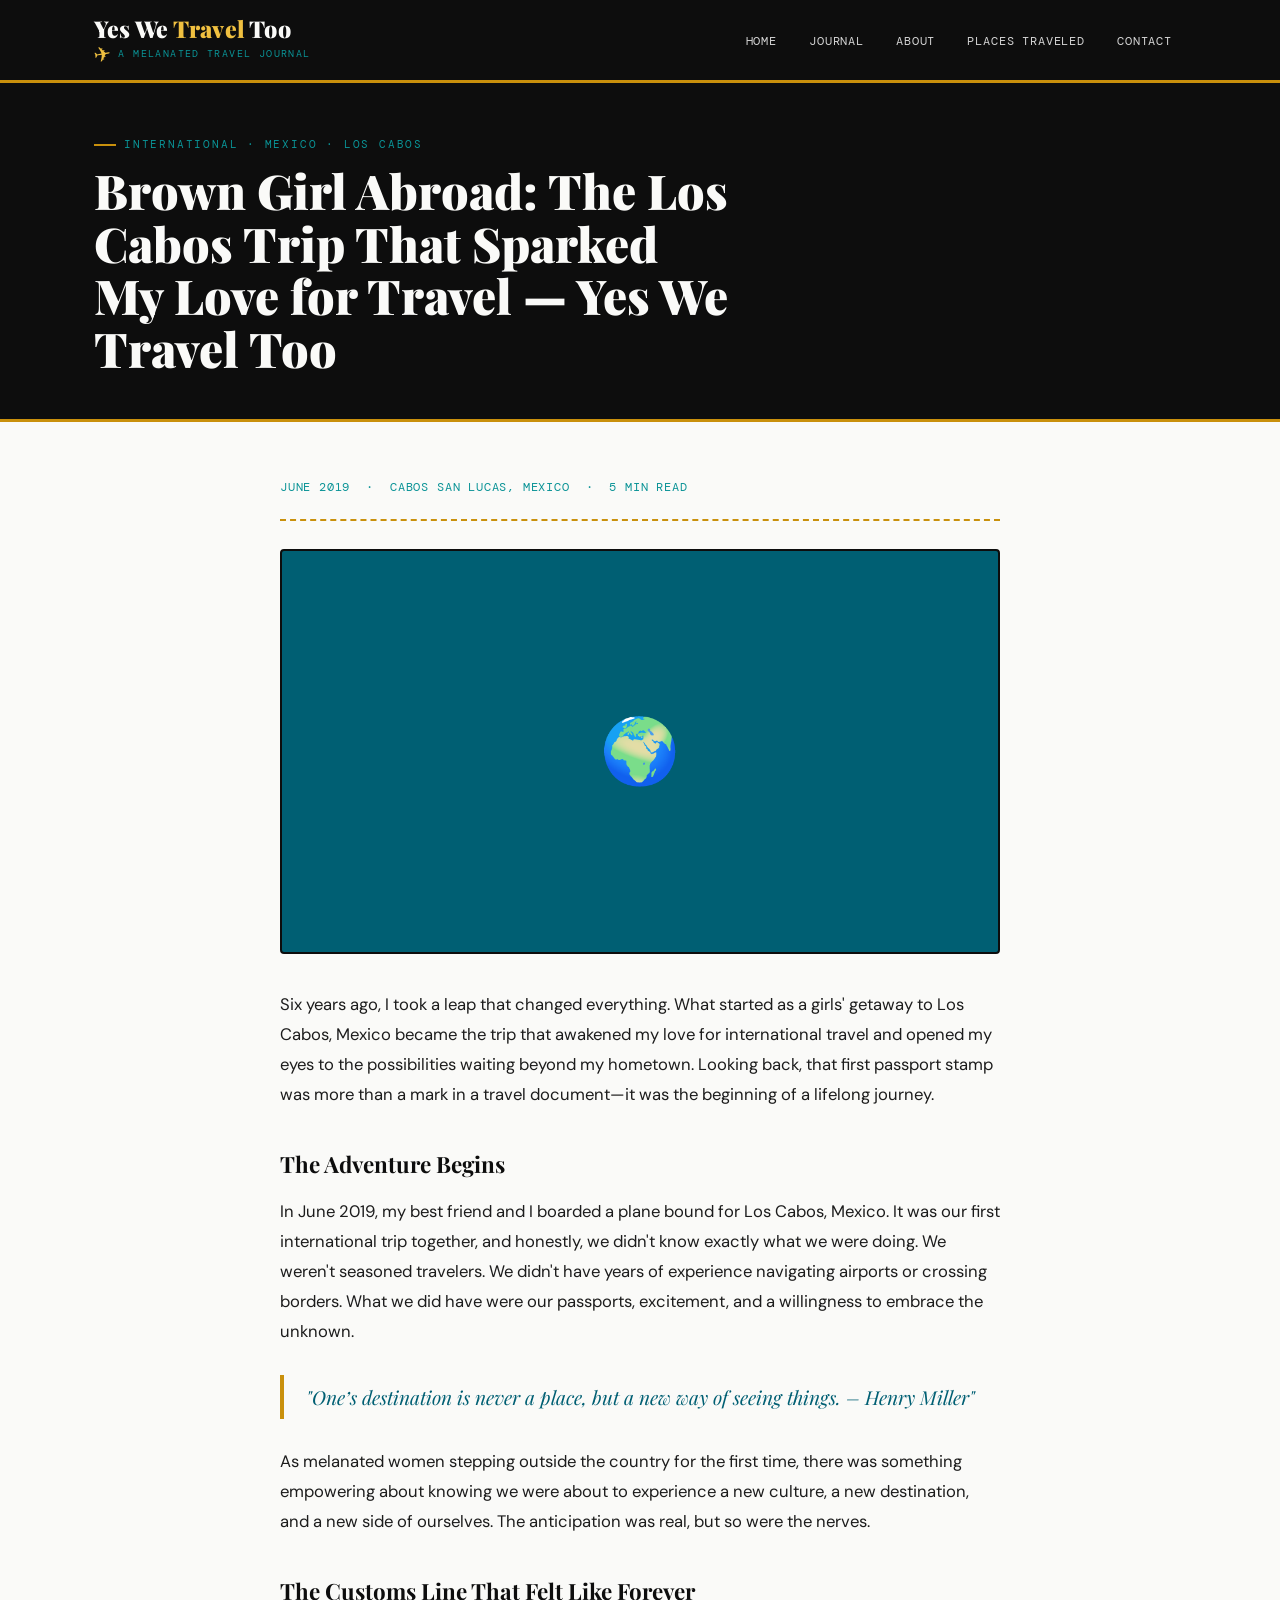
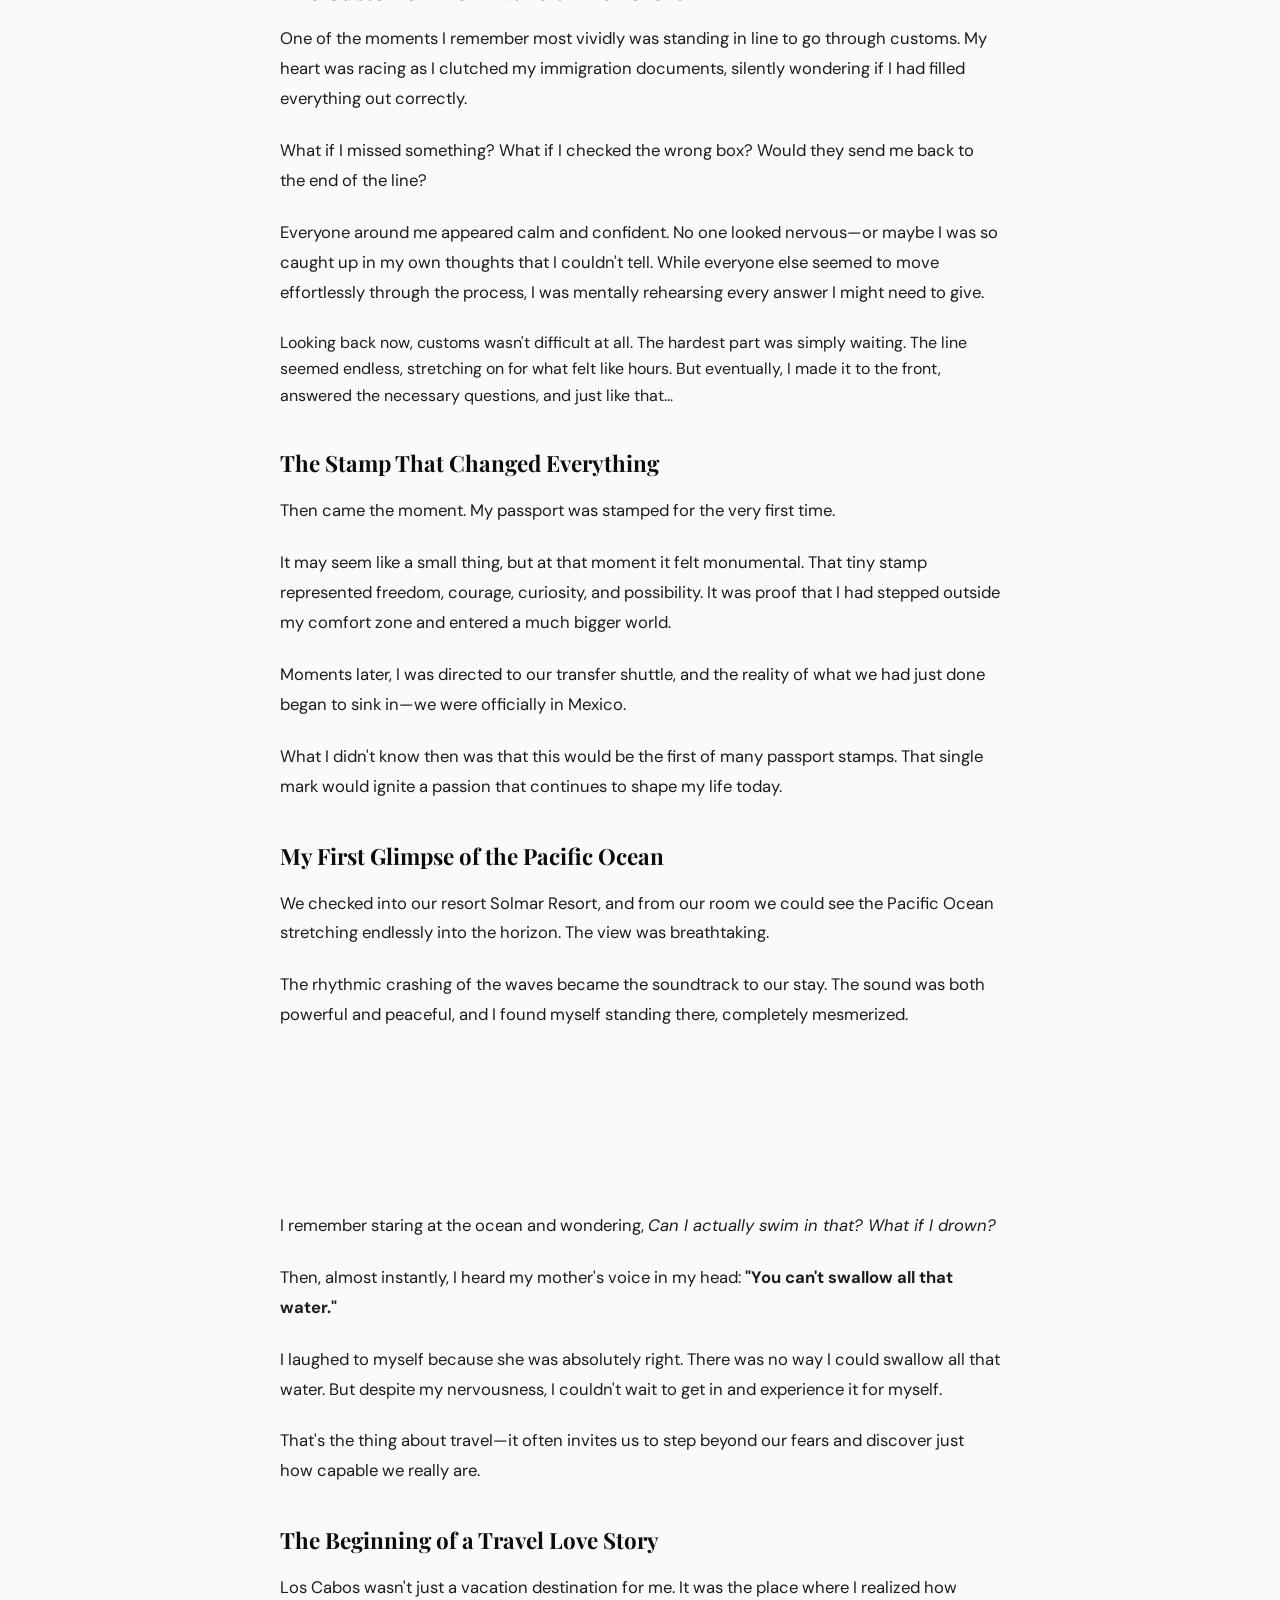
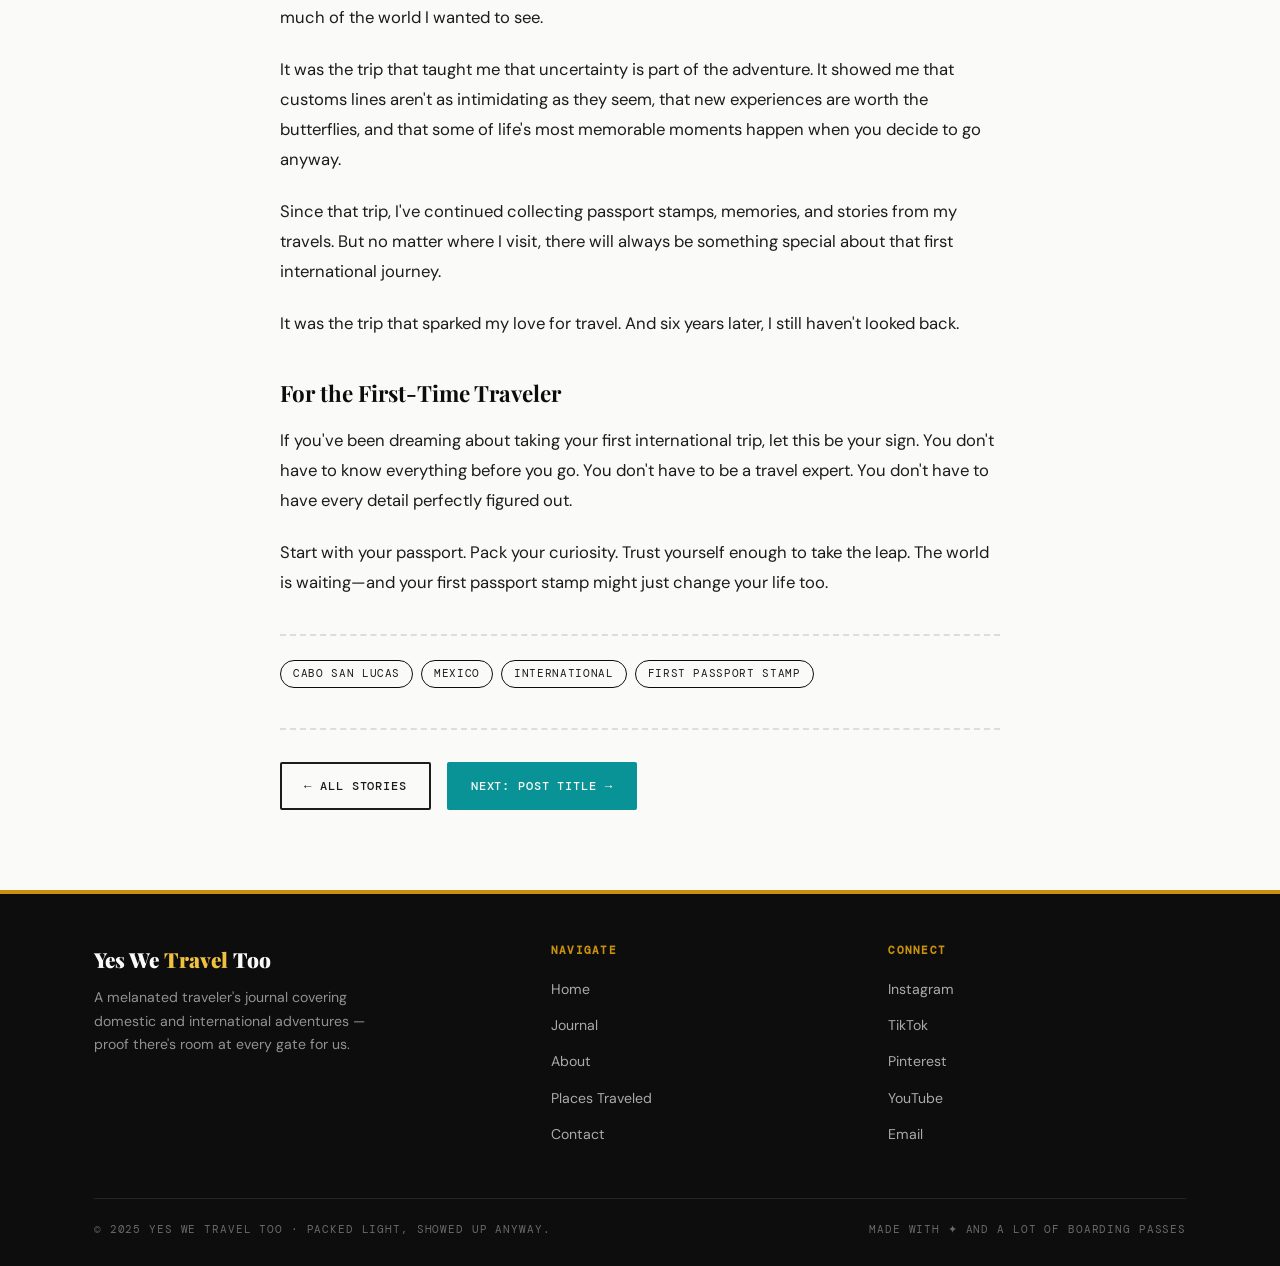
<file: post-los-cabos1.html>
<!DOCTYPE html>
<html lang="en">
<head>
  <meta charset="UTF-8"/>
  <meta name="viewport" content="width=device-width, initial-scale=1.0"/>

  <title>Brown Girl Abroad: The Los Cabos Trip That Sparked My Love for Travel — Yes We Travel Too</title>

 
  <meta name="description" content="Six years ago, I took a leap that changed everything. June 2019 — my best friend and I packed our bags, "/>

  <link rel="stylesheet" href="style.css"/>
</head>
<body>

  <!-- ============================================================
    HEADER — DO NOT CHANGE THIS SECTION
    Just make sure the nav links stay exactly as they are.
  ============================================================ -->
  <header class="site-header">
    <div class="site-header__inner">
      <a href="index.html" class="brand">
        <span class="brand__name">Yes We <span>Travel</span> Too</span>
        <span class="brand__tag"><span class="brand__plane">✈</span> A Melanated Travel Journal</span>
      </a>
      <button class="nav-toggle" aria-label="Toggle menu" onclick="this.parentElement.querySelector('.site-nav').classList.toggle('open')">
        <span></span><span></span><span></span>
      </button>
      <nav class="site-nav">
        <ul>
          <li><a href="index.html">Home</a></li>
          <li><a href="blog.html">Journal</a></li>
          <li><a href="about.html">About</a></li>
          <li><a href="places.html">Places Traveled</a></li>
          <li><a href="contact.html">Contact</a></li>
        </ul>
      </nav>
    </div>
  </header>

  <main>

    <!-- ============================================================
      STEP 3: Update the category label, title, and date/location below
      Category examples: International · Africa · Kenya
                         Domestic · Southeast · Georgia
                         Travel Tips · Packing
    ============================================================ -->
    <section class="page-hero">
      <div class="wrap">
        <p class="page-hero__eyebrow eyebrow">International · Mexico · Los Cabos</p>
        <h1 style="max-width: 20ch;">Brown Girl Abroad: The Los Cabos Trip That Sparked My Love for Travel — Yes We Travel Too</h1>
      </div>
    </section>

    <article class="post-article">
      <div class="wrap">
        <div class="post-article__wrap">

          <!-- STEP 4: Update the date, destination, and read time -->
          <div class="post-article__meta">
            <span>June 2019</span>
            <span>·</span>
            <span>Cabos San Lucas, Mexico</span>
            <span>·</span>
            <span>5 min read</span>
          </div>

          <!-- ============================================================
            STEP 5: HERO PHOTO (top image of the post)
            
            OPTION A — You have a photo:
            Upload your photo to the /images/ folder, then use this:
            
            <img src="images/your-photo-filename.jpg" 
                 alt="Describe what's in the photo" 
                 class="post-hero-img"/>
            
           
          ============================================================ -->

          <!-- DELETE THIS LINE if using a real photo: -->
          <div class="post-article__hero">🌍</div>

        

          <!-- ============================================================
            STEP 6: WRITE YOUR POST CONTENT BELOW
            
            Use these building blocks — copy/paste as many as you need:
            
            PARAGRAPH:
            <p>Your text here.</p>
            
            SECTION HEADING:
            <h2>Heading Goes Here</h2>
            
            SUB-HEADING:
            <h3>Smaller Heading</h3>
            
            PULL QUOTE (big italic highlight):
            <blockquote>"Your memorable quote or line goes here."</blockquote>
            
            IN-POST PHOTO (upload image to /images/ folder first):
            <img src="images/photo-name.jpg" alt="Describe the photo" class="post-img"/>
            <p class="post-img-caption">Optional caption for the photo above</p>
            
            TWO PHOTOS SIDE BY SIDE:
            <div class="img-grid">
              <img src="images/photo-one.jpg" alt="Description"/>
              <img src="images/photo-two.jpg" alt="Description"/>
            </div>
            
            EXTERNAL LINK (opens in new tab):
            <a href="https://website.com" target="_blank" rel="noopener">Link text here</a>
            
            AFFILIATE LINK (for monetization):
            <a href="https://affiliate-link.com" target="_blank" rel="noopener sponsored">Product name</a>
            
            AD UNIT PLACEHOLDER (replace with real AdSense code when ready):
            <div class="ad-unit">Advertisement</div>
          ============================================================ -->

          <div class="post-article__body">

            <p> Six years ago, I took a leap that changed everything. What started as a
      girls' getaway to Los Cabos, Mexico became the trip that awakened my love
      for international travel and opened my eyes to the possibilities waiting
      beyond my hometown. Looking back, that first passport stamp was more than
      a mark in a travel document—it was the beginning of a lifelong journey. </p>


            <h2>The Adventure Begins</h2>

            <p>In June 2019, my best friend and I boarded a plane bound for Los Cabos,
      Mexico. It was our first international trip together, and honestly, we
      didn't know exactly what we were doing. We weren't seasoned travelers. We
      didn't have years of experience navigating airports or crossing borders.
      What we did have were our passports, excitement, and a willingness to
      embrace the unknown.</p>

            <blockquote>"One’s destination is never a place, but a new way of seeing things. – Henry Miller"</blockquote>

            <p>As melanated women stepping outside the country for the first time, there
      was something empowering about knowing we were about to experience a new
      culture, a new destination, and a new side of ourselves. The anticipation
      was real, but so were the nerves. </p>

            <h2>The Customs Line That Felt Like Forever</h2>

            <p>One of the moments I remember most vividly was standing in line to go
      through customs. My heart was racing as I clutched my immigration
      documents, silently wondering if I had filled everything out correctly.</p>

              <p> What if I missed something? What if I checked the wrong box? Would they
      send me back to the end of the line?</p>

              <p>Everyone around me appeared calm and confident. No one looked nervous—or
      maybe I was so caught up in my own thoughts that I couldn't tell. While
      everyone else seemed to move effortlessly through the process, I was
      mentally rehearsing every answer I might need to give. </p>

            </p> Looking back now, customs wasn't difficult at all. The hardest part was
      simply waiting. The line seemed endless, stretching on for what felt like
      hours. But eventually, I made it to the front, answered the necessary
      questions, and just like that...<p>

        <h2>The Stamp That Changed Everything</h2>

        <p>Then came the moment. My passport was stamped for the very first time.</p>
             
              <p>It may seem like a small thing, but at that moment it felt monumental.
      That tiny stamp represented freedom, courage, curiosity, and possibility.
      It was proof that I had stepped outside my comfort zone and entered a much
      bigger world.</p>

              <p>Moments later, I was directed to our transfer shuttle, and the reality of
      what we had just done began to sink in—we were officially in Mexico.</p>

              <p> What I didn't know then was that this would be the first of many passport
      stamps. That single mark would ignite a passion that continues to shape my
      life today.</p>

        <h2>My First Glimpse of the Pacific Ocean</h2>

    <p>
      We checked into our resort Solmar Resort, and from our room we
      could see the Pacific Ocean stretching endlessly into the horizon. The view was breathtaking.
    </p>

    <p>
      The rhythmic crashing of the waves became the soundtrack to our stay. The
      sound was both powerful and peaceful, and I found myself standing there,
      completely mesmerized.
    </p>

          <video></video>
              <p>
      I remember staring at the ocean and wondering, <em>Can I actually swim in
      that? What if I drown?</em>
    </p>

    <p>
      Then, almost instantly, I heard my mother's voice in my head:
      <strong>"You can't swallow all that water."</strong>
    </p>

    <p>
      I laughed to myself because she was absolutely right. There was no way I
      could swallow all that water. But despite my nervousness, I couldn't wait
      to get in and experience it for myself.
    </p>

    <p>
      That's the thing about travel—it often invites us to step beyond our
      fears and discover just how capable we really are.
    </p>

              <h2>The Beginning of a Travel Love Story</h2>

    <p>
      Los Cabos wasn't just a vacation destination for me. It was the place
      where I realized how much of the world I wanted to see.
    </p>

    <p>
      It was the trip that taught me that uncertainty is part of the adventure.
      It showed me that customs lines aren't as intimidating as they seem, that
      new experiences are worth the butterflies, and that some of life's most
      memorable moments happen when you decide to go anyway.
    </p>

    <p>
      Since that trip, I've continued collecting passport stamps, memories, and
      stories from my travels. But no matter where I visit,
      there will always be something special about that first international
      journey.
    </p>

    <p>
      It was the trip that sparked my love for travel. And six years later, I still haven't looked back. <p>
    

              <section class="closing-thoughts">
    <h2>For the First-Time Traveler</h2>

    <p>If you've been dreaming about taking your first international trip, let
      this be your sign. You don't have to know everything before you go. You don't have to be a
      travel expert. You don't have to have every detail perfectly figured out.
    </p>

    <p>Start with your passport. Pack your curiosity. Trust yourself enough to
      take the leap. The world is waiting—and your first passport stamp might just change your
      life too.
    </p>
            <!-- Example of adding a photo inside the post body:
            <img src="images/your-photo.jpg" alt="Describe the photo" class="post-img"/>
            <p class="post-img-caption">Caption: what this photo shows, where it was taken</p>
            -->

           
          </div>

          <!-- ============================================================
            STEP 7: Update the tags below.
            Change "Kenya", "Africa", etc. to match your post's destinations/themes.
            You can add or remove <a> lines.
          ============================================================ -->
          <div class="post-tags">
            <a href="blog.html" class="tag">Cabo San Lucas</a>
            <a href="blog.html" class="tag">Mexico</a>
            <a href="blog.html" class="tag">International</a>
            <a href="blog.html" class="tag">First Passport Stamp</a>
          </div>

          <!-- ============================================================
            STEP 8: Update the "Next post" link at the bottom.
            Change "post-nairobi.html" and the text to point to another post.
            Or remove the second button entirely if you don't have a next post yet.
          ============================================================ -->
          <div style="display:flex; gap:16px; flex-wrap:wrap; margin-top:40px; padding-top:32px; border-top: 2px dashed var(--line);">
            <a href="blog.html" class="btn btn--outline-dark">← All Stories</a>
            <a href="post-nairobi.html" class="btn btn--teal">Next: Post Title →</a>
          </div>

        </div>
      </div>
    </article>

  </main>

  <!-- FOOTER — DO NOT CHANGE -->
  <footer class="site-footer">
    <div class="wrap">
      <div class="footer-inner">
        <div class="footer-brand">
          <div class="footer-brand__name">Yes We <span>Travel</span> Too</div>
          <p>A melanated traveler's journal covering domestic and international adventures — proof there's room at every gate for us.</p>
        </div>
        <div class="footer-col">
          <h4>Navigate</h4>
          <ul>
            <li><a href="index.html">Home</a></li>
            <li><a href="blog.html">Journal</a></li>
            <li><a href="about.html">About</a></li>
            <li><a href="places.html">Places Traveled</a></li>
            <li><a href="contact.html">Contact</a></li>
          </ul>
        </div>
        <div class="footer-col">
          <h4>Connect</h4>
          <ul>
            <li><a href="#">Instagram</a></li>
            <li><a href="#">TikTok</a></li>
            <li><a href="#">Pinterest</a></li>
            <li><a href="#">YouTube</a></li>
            <li><a href="mailto:hello@yeswetraveltoo.com">Email</a></li>
          </ul>
        </div>
      </div>
      <div class="footer-bottom">
        <p>© 2025 Yes We Travel Too · Packed light, showed up anyway.</p>
        <p>Made with ✦ and a lot of boarding passes</p>
      </div>
    </div>
  </footer>

</body>
</html>
</file>
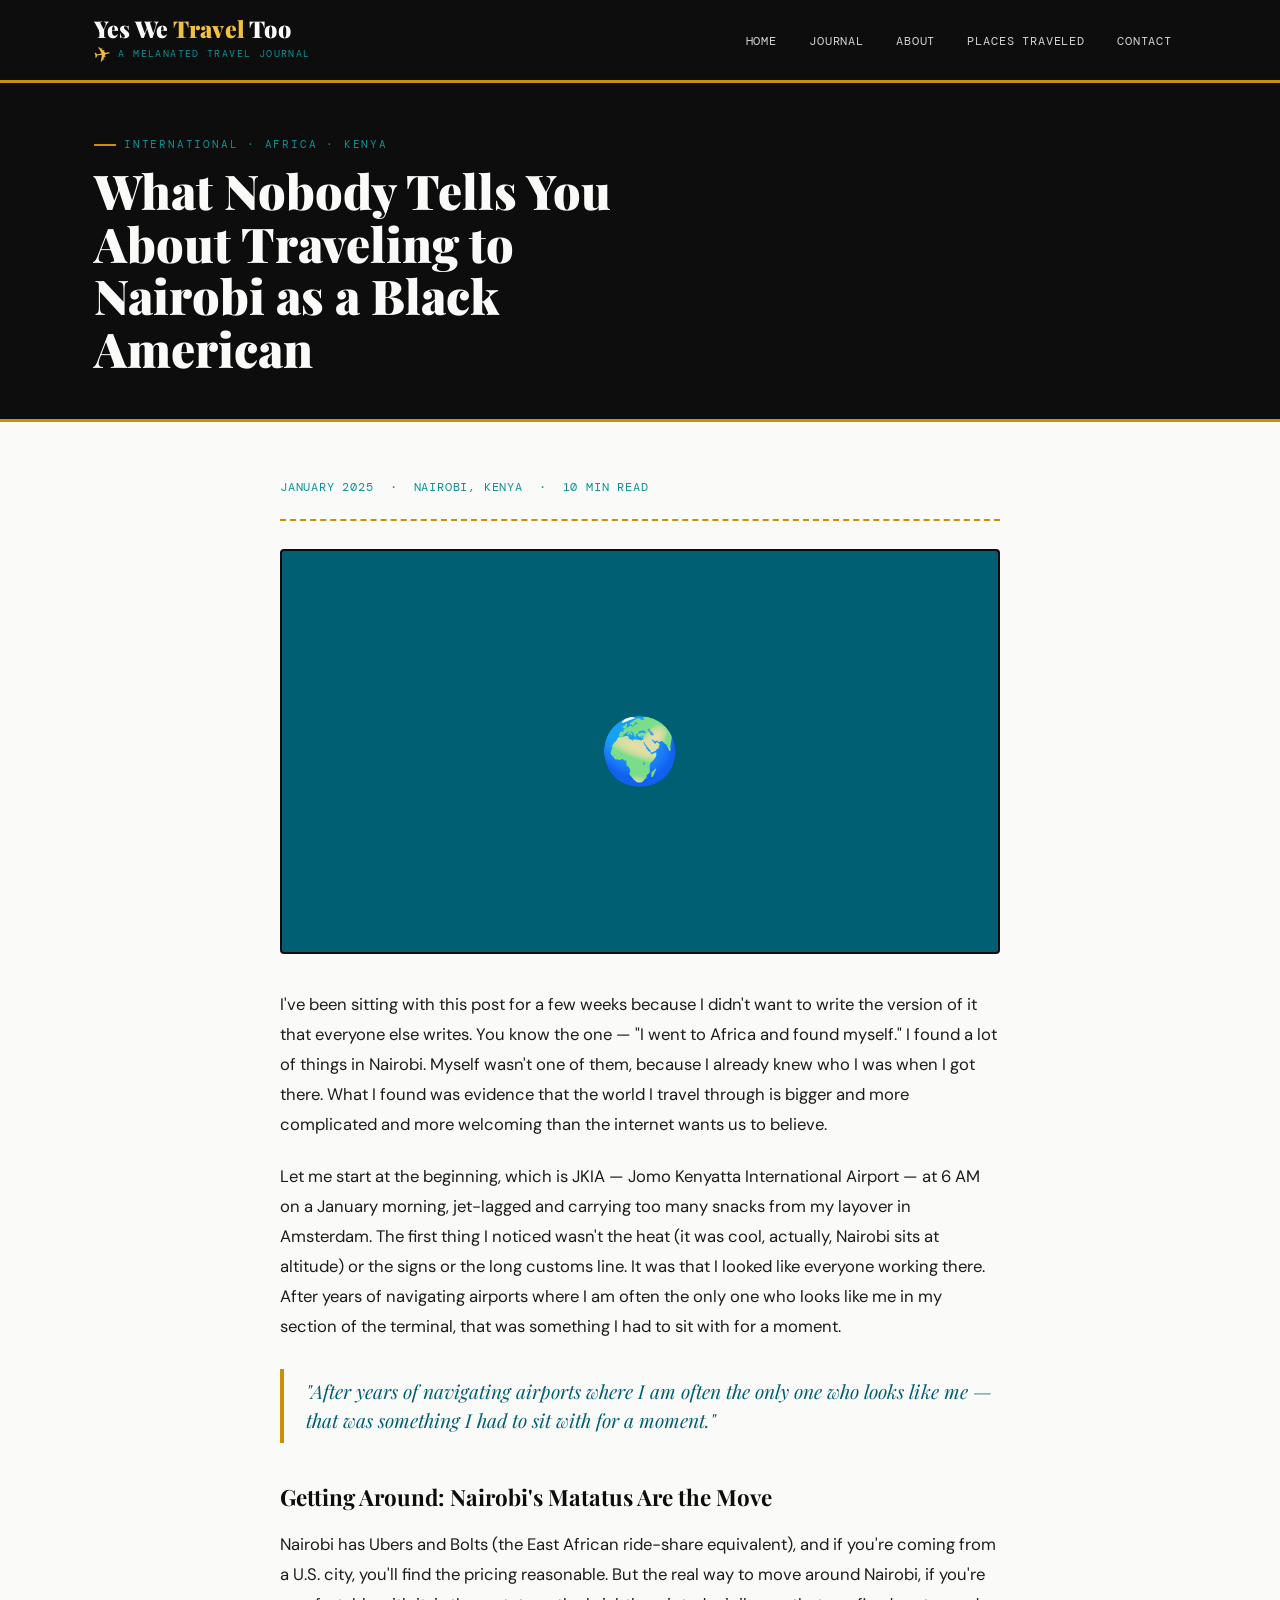
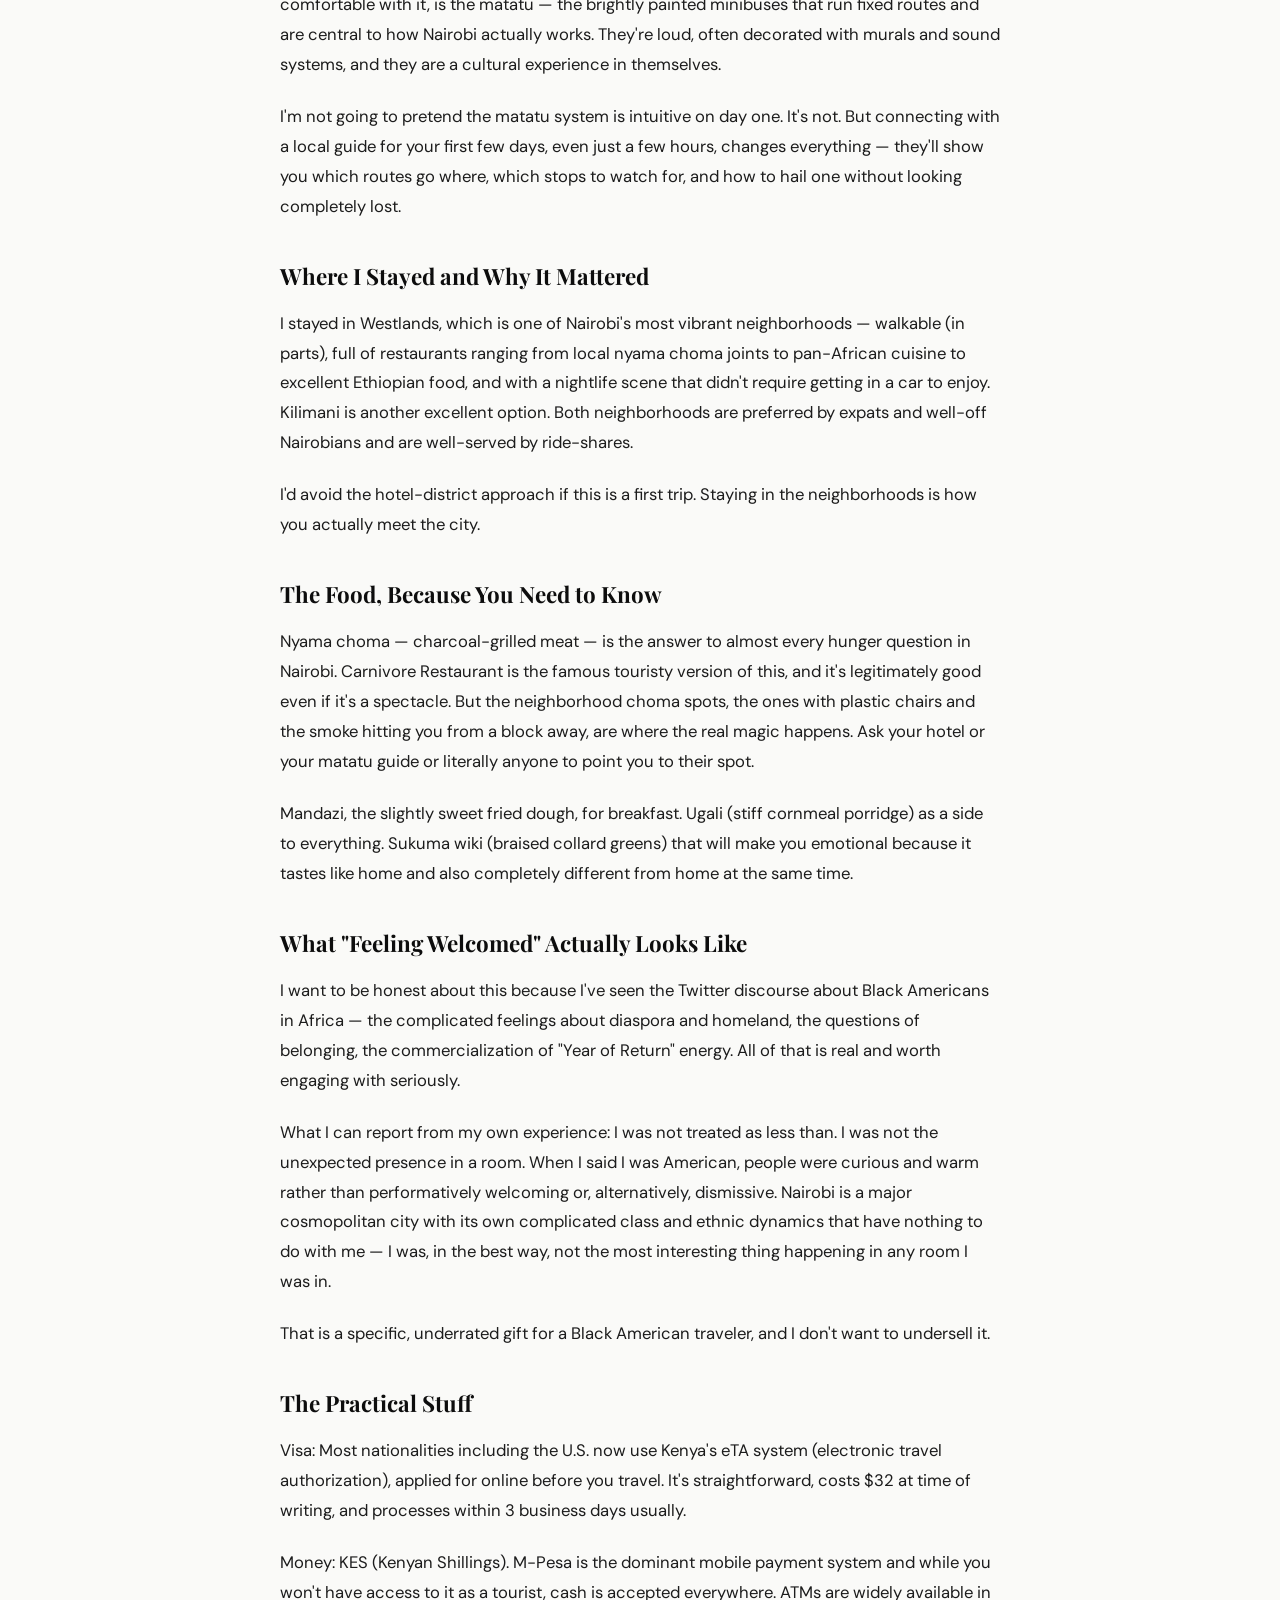
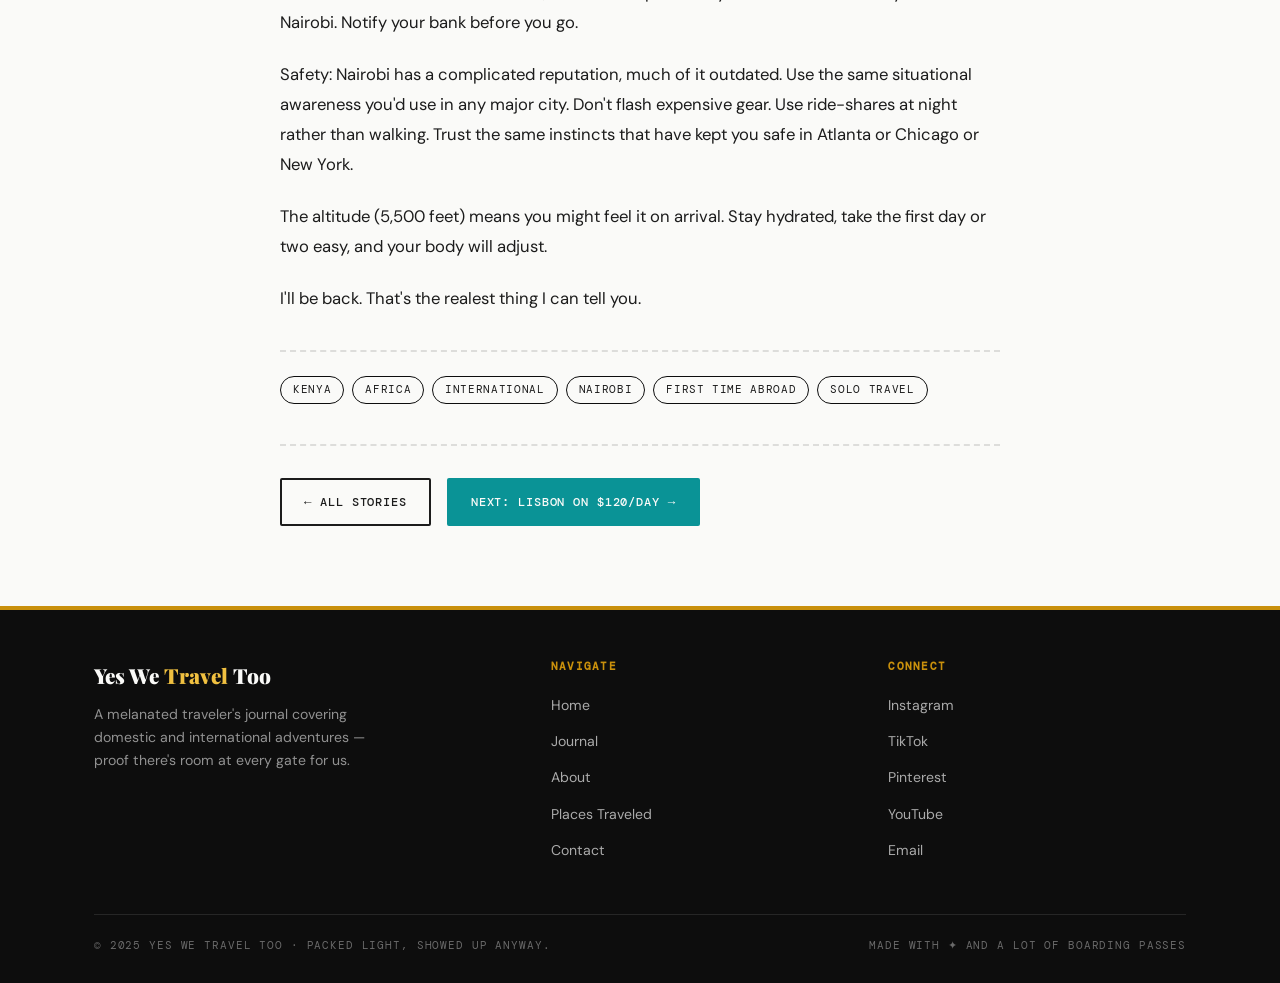
<file: post-nairobi.html>
<!DOCTYPE html>
<html lang="en">
<head>
  <meta charset="UTF-8"/>
  <meta name="viewport" content="width=device-width, initial-scale=1.0"/>
  <title>What Nobody Tells You About Traveling to Nairobi as a Black American — Yes We Travel Too</title>
  <link rel="stylesheet" href="style.css"/>
</head>
<body>

  <header class="site-header">
    <div class="site-header__inner">
      <a href="index.html" class="brand">
        <span class="brand__name">Yes We <span>Travel</span> Too</span>
        <span class="brand__tag"><span class="brand__plane">✈</span> A Melanated Travel Journal</span>
      </a>
      <button class="nav-toggle" aria-label="Toggle menu" onclick="this.parentElement.querySelector('.site-nav').classList.toggle('open')">
        <span></span><span></span><span></span>
      </button>
      <nav class="site-nav">
        <ul>
          <li><a href="index.html">Home</a></li>
          <li><a href="blog.html">Journal</a></li>
          <li><a href="about.html">About</a></li>
          <li><a href="places.html">Places Traveled</a></li>
          <li><a href="contact.html">Contact</a></li>
        </ul>
      </nav>
    </div>
  </header>

  <main>

    <section class="page-hero">
      <div class="wrap">
        <p class="page-hero__eyebrow eyebrow">International · Africa · Kenya</p>
        <h1 style="max-width: 18ch;">What Nobody Tells You About Traveling to Nairobi as a Black American</h1>
      </div>
    </section>

    <article class="post-article">
      <div class="wrap">
        <div class="post-article__wrap">

          <div class="post-article__meta">
            <span>January 2025</span>
            <span>·</span>
            <span>Nairobi, Kenya</span>
            <span>·</span>
            <span>10 min read</span>
          </div>

          <div class="post-article__hero">🌍</div>

          <div class="post-article__body">

            <p>I've been sitting with this post for a few weeks because I didn't want to write the version of it that everyone else writes. You know the one — "I went to Africa and found myself." I found a lot of things in Nairobi. Myself wasn't one of them, because I already knew who I was when I got there. What I found was evidence that the world I travel through is bigger and more complicated and more welcoming than the internet wants us to believe.</p>

            <p>Let me start at the beginning, which is JKIA — Jomo Kenyatta International Airport — at 6 AM on a January morning, jet-lagged and carrying too many snacks from my layover in Amsterdam. The first thing I noticed wasn't the heat (it was cool, actually, Nairobi sits at altitude) or the signs or the long customs line. It was that I looked like everyone working there. After years of navigating airports where I am often the only one who looks like me in my section of the terminal, that was something I had to sit with for a moment.</p>

            <blockquote>"After years of navigating airports where I am often the only one who looks like me — that was something I had to sit with for a moment."</blockquote>

            <h2>Getting Around: Nairobi's Matatus Are the Move</h2>

            <p>Nairobi has Ubers and Bolts (the East African ride-share equivalent), and if you're coming from a U.S. city, you'll find the pricing reasonable. But the real way to move around Nairobi, if you're comfortable with it, is the matatu — the brightly painted minibuses that run fixed routes and are central to how Nairobi actually works. They're loud, often decorated with murals and sound systems, and they are a cultural experience in themselves.</p>

            <p>I'm not going to pretend the matatu system is intuitive on day one. It's not. But connecting with a local guide for your first few days, even just a few hours, changes everything — they'll show you which routes go where, which stops to watch for, and how to hail one without looking completely lost.</p>

            <h2>Where I Stayed and Why It Mattered</h2>

            <p>I stayed in Westlands, which is one of Nairobi's most vibrant neighborhoods — walkable (in parts), full of restaurants ranging from local nyama choma joints to pan-African cuisine to excellent Ethiopian food, and with a nightlife scene that didn't require getting in a car to enjoy. Kilimani is another excellent option. Both neighborhoods are preferred by expats and well-off Nairobians and are well-served by ride-shares.</p>

            <p>I'd avoid the hotel-district approach if this is a first trip. Staying in the neighborhoods is how you actually meet the city.</p>

            <h2>The Food, Because You Need to Know</h2>

            <p>Nyama choma — charcoal-grilled meat — is the answer to almost every hunger question in Nairobi. Carnivore Restaurant is the famous touristy version of this, and it's legitimately good even if it's a spectacle. But the neighborhood choma spots, the ones with plastic chairs and the smoke hitting you from a block away, are where the real magic happens. Ask your hotel or your matatu guide or literally anyone to point you to their spot.</p>

            <p>Mandazi, the slightly sweet fried dough, for breakfast. Ugali (stiff cornmeal porridge) as a side to everything. Sukuma wiki (braised collard greens) that will make you emotional because it tastes like home and also completely different from home at the same time.</p>

            <h2>What "Feeling Welcomed" Actually Looks Like</h2>

            <p>I want to be honest about this because I've seen the Twitter discourse about Black Americans in Africa — the complicated feelings about diaspora and homeland, the questions of belonging, the commercialization of "Year of Return" energy. All of that is real and worth engaging with seriously.</p>

            <p>What I can report from my own experience: I was not treated as less than. I was not the unexpected presence in a room. When I said I was American, people were curious and warm rather than performatively welcoming or, alternatively, dismissive. Nairobi is a major cosmopolitan city with its own complicated class and ethnic dynamics that have nothing to do with me — I was, in the best way, not the most interesting thing happening in any room I was in.</p>

            <p>That is a specific, underrated gift for a Black American traveler, and I don't want to undersell it.</p>

            <h2>The Practical Stuff</h2>

            <p>Visa: Most nationalities including the U.S. now use Kenya's eTA system (electronic travel authorization), applied for online before you travel. It's straightforward, costs $32 at time of writing, and processes within 3 business days usually.</p>

            <p>Money: KES (Kenyan Shillings). M-Pesa is the dominant mobile payment system and while you won't have access to it as a tourist, cash is accepted everywhere. ATMs are widely available in Nairobi. Notify your bank before you go.</p>

            <p>Safety: Nairobi has a complicated reputation, much of it outdated. Use the same situational awareness you'd use in any major city. Don't flash expensive gear. Use ride-shares at night rather than walking. Trust the same instincts that have kept you safe in Atlanta or Chicago or New York.</p>

            <p>The altitude (5,500 feet) means you might feel it on arrival. Stay hydrated, take the first day or two easy, and your body will adjust.</p>

            <p>I'll be back. That's the realest thing I can tell you.</p>

          </div>

          <div class="post-tags">
            <a href="blog.html" class="tag">Kenya</a>
            <a href="blog.html" class="tag">Africa</a>
            <a href="blog.html" class="tag">International</a>
            <a href="blog.html" class="tag">Nairobi</a>
            <a href="blog.html" class="tag">First Time Abroad</a>
            <a href="blog.html" class="tag">Solo Travel</a>
          </div>

          <div style="display:flex; gap:16px; flex-wrap:wrap; margin-top:40px; padding-top:32px; border-top: 2px dashed var(--line);">
            <a href="blog.html" class="btn btn--outline-dark">← All Stories</a>
            <a href="post-lisbon.html" class="btn btn--teal">Next: Lisbon on $120/day →</a>
          </div>

        </div>
      </div>
    </article>

  </main>

  <footer class="site-footer">
    <div class="wrap">
      <div class="footer-inner">
        <div class="footer-brand">
          <div class="footer-brand__name">Yes We <span>Travel</span> Too</div>
          <p>A melanated traveler's journal covering domestic and international adventures — proof there's room at every gate for us.</p>
        </div>
        <div class="footer-col">
          <h4>Navigate</h4>
          <ul>
            <li><a href="index.html">Home</a></li>
            <li><a href="blog.html">Journal</a></li>
            <li><a href="about.html">About</a></li>
            <li><a href="places.html">Places Traveled</a></li>
            <li><a href="contact.html">Contact</a></li>
          </ul>
        </div>
        <div class="footer-col">
          <h4>Connect</h4>
          <ul>
            <li><a href="#">Instagram</a></li>
            <li><a href="#">TikTok</a></li>
            <li><a href="#">Pinterest</a></li>
            <li><a href="#">YouTube</a></li>
            <li><a href="mailto:hello@yeswetraveltoo.com">Email</a></li>
          </ul>
        </div>
      </div>
      <div class="footer-bottom">
        <p>© 2025 Yes We Travel Too · Packed light, showed up anyway.</p>
        <p>Made with ✦ and a lot of boarding passes</p>
      </div>
    </div>
  </footer>

</body>
</html>
</file>
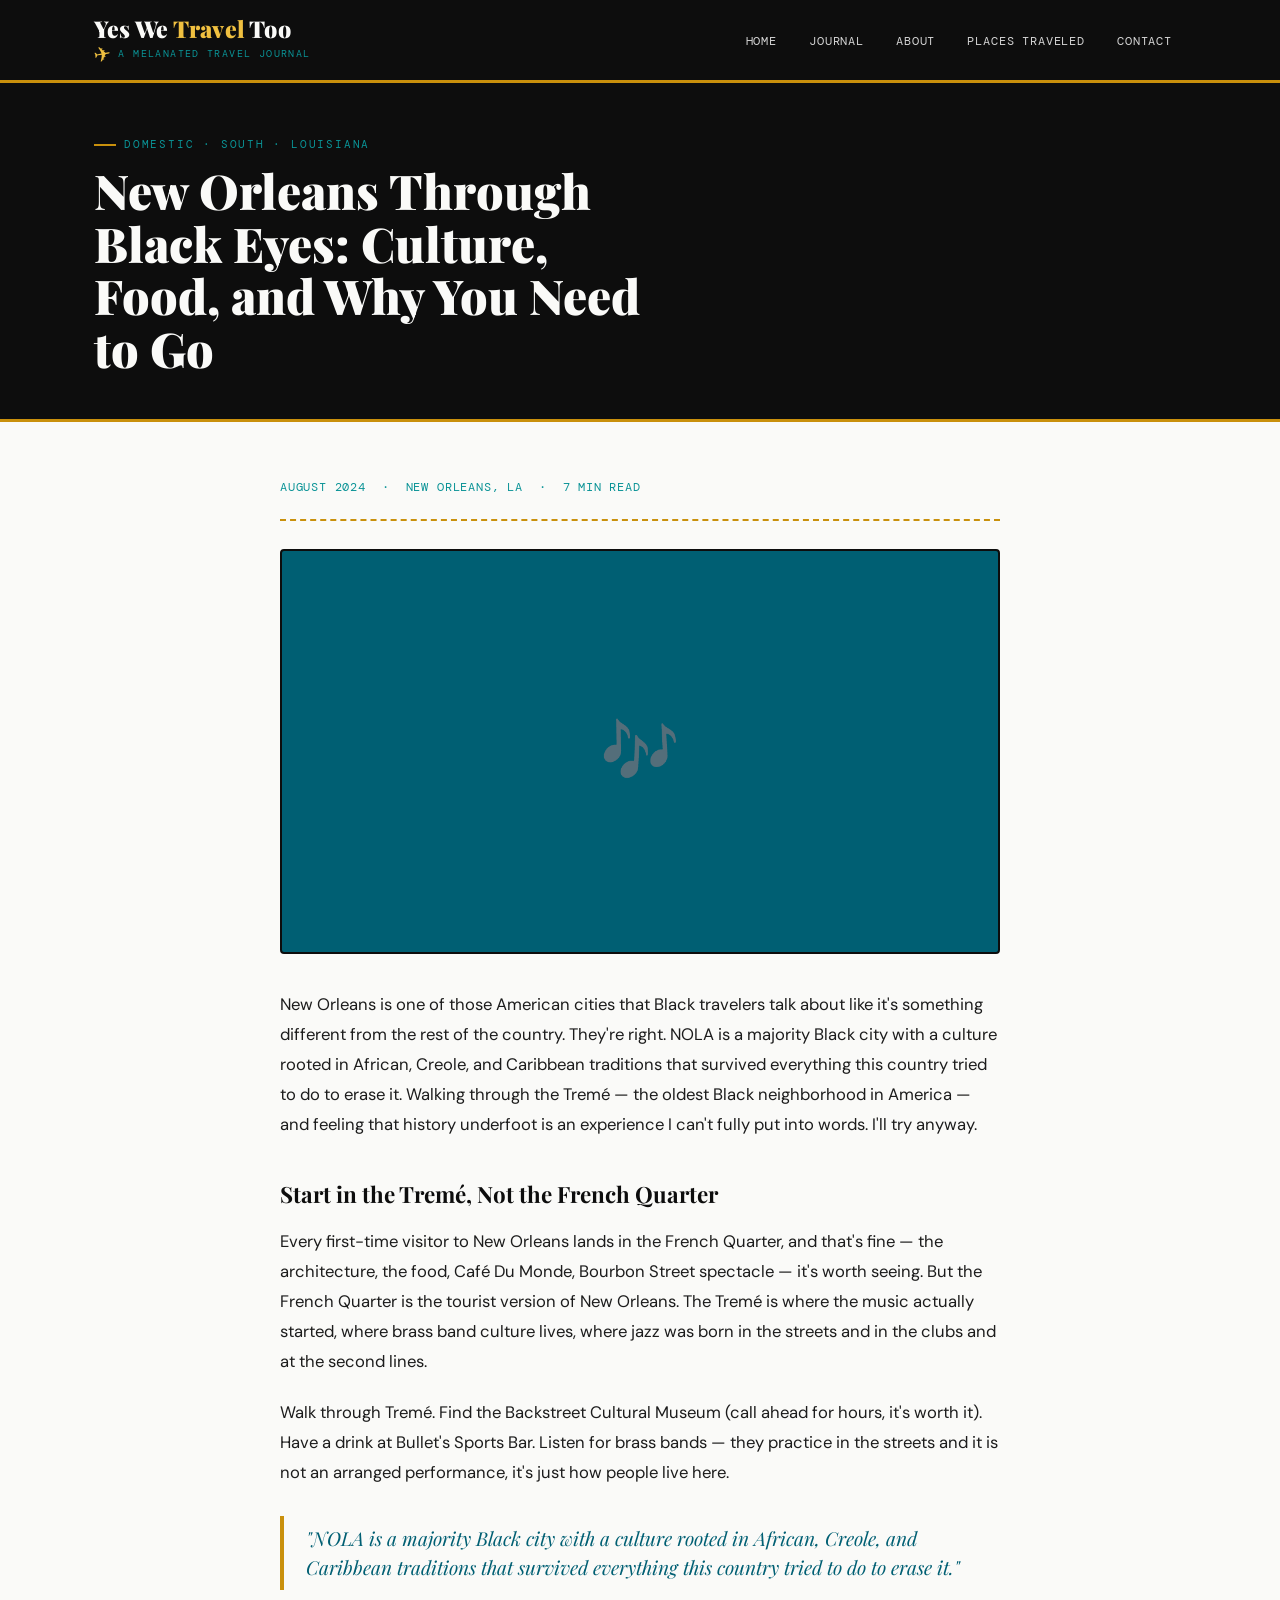
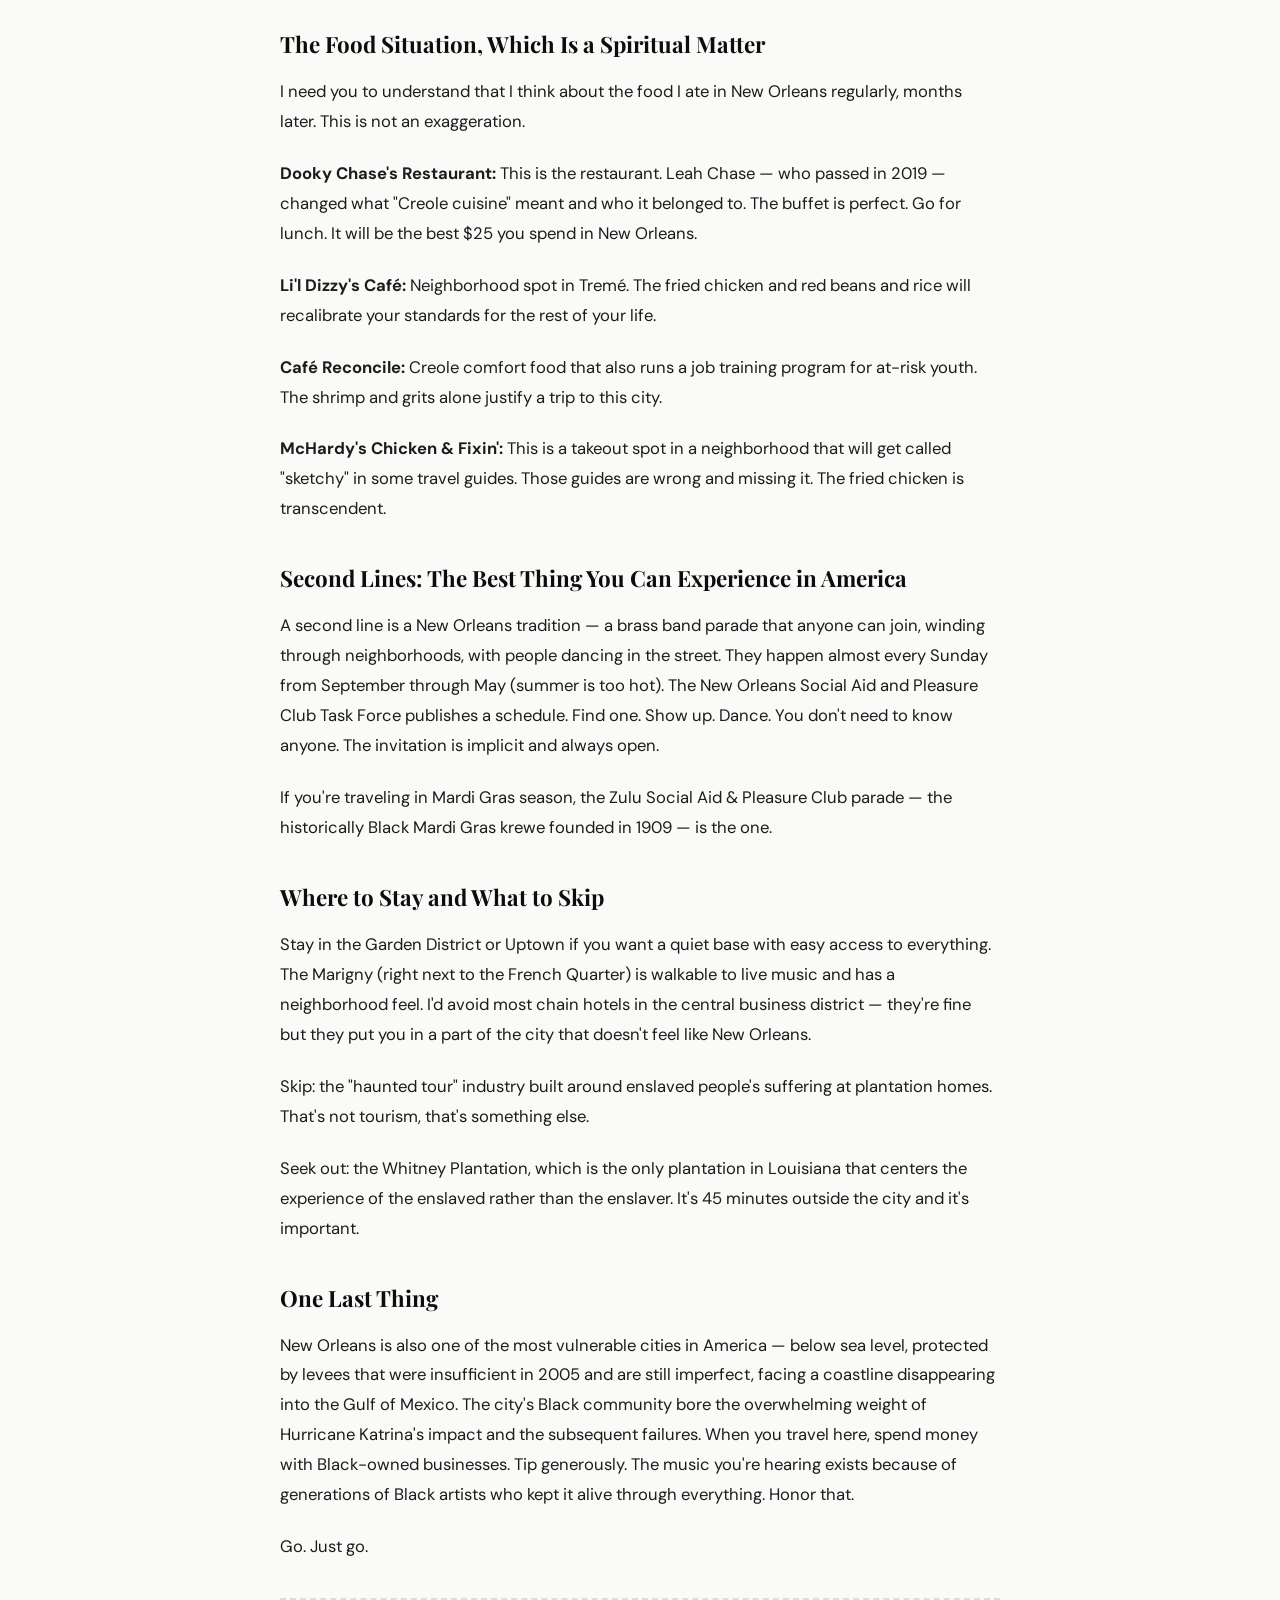
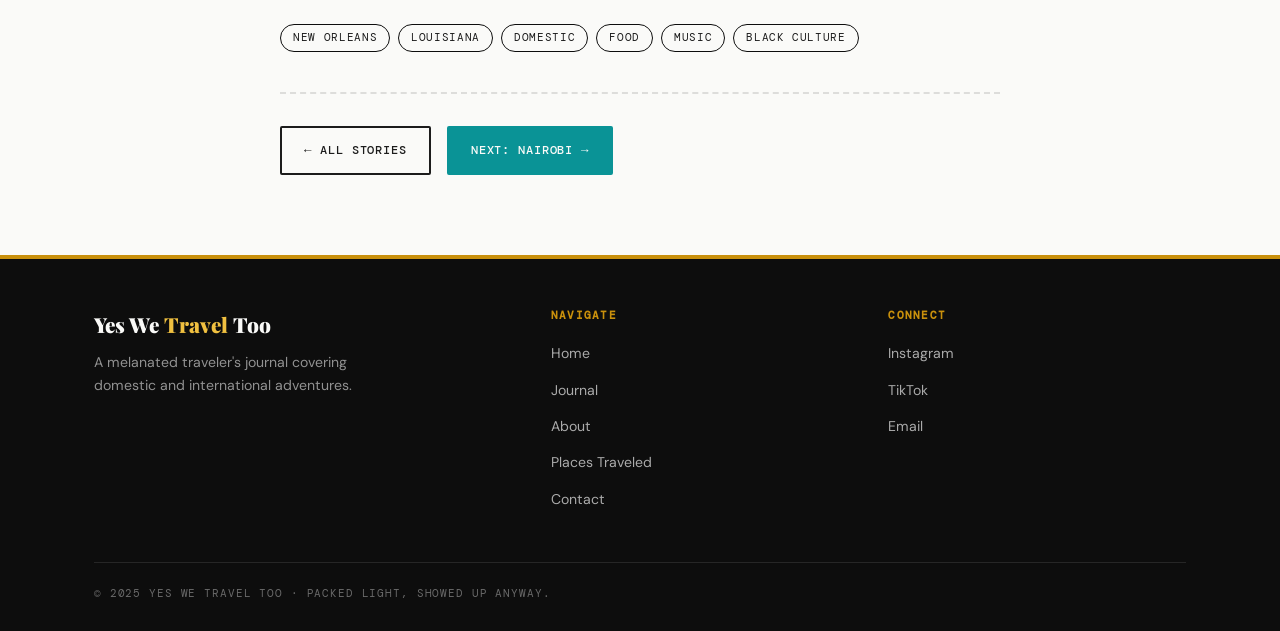
<file: post-nola.html>
<!DOCTYPE html>
<html lang="en">
<head>
  <meta charset="UTF-8"/>
  <meta name="viewport" content="width=device-width, initial-scale=1.0"/>
  <title>New Orleans Through Black Eyes — Yes We Travel Too</title>
  <link rel="stylesheet" href="style.css"/>
</head>
<body>

  <header class="site-header">
    <div class="site-header__inner">
      <a href="index.html" class="brand">
        <span class="brand__name">Yes We <span>Travel</span> Too</span>
        <span class="brand__tag"><span class="brand__plane">✈</span> A Melanated Travel Journal</span>
      </a>
      <button class="nav-toggle" aria-label="Toggle menu" onclick="this.parentElement.querySelector('.site-nav').classList.toggle('open')">
        <span></span><span></span><span></span>
      </button>
      <nav class="site-nav">
        <ul>
          <li><a href="index.html">Home</a></li>
          <li><a href="blog.html">Journal</a></li>
          <li><a href="about.html">About</a></li>
          <li><a href="places.html">Places Traveled</a></li>
          <li><a href="contact.html">Contact</a></li>
        </ul>
      </nav>
    </div>
  </header>

  <main>

    <section class="page-hero">
      <div class="wrap">
        <p class="page-hero__eyebrow eyebrow">Domestic · South · Louisiana</p>
        <h1 style="max-width: 18ch;">New Orleans Through Black Eyes: Culture, Food, and Why You Need to Go</h1>
      </div>
    </section>

    <article class="post-article">
      <div class="wrap">
        <div class="post-article__wrap">

          <div class="post-article__meta">
            <span>August 2024</span>
            <span>·</span>
            <span>New Orleans, LA</span>
            <span>·</span>
            <span>7 min read</span>
          </div>

          <div class="post-article__hero">🎶</div>

          <div class="post-article__body">

            <p>New Orleans is one of those American cities that Black travelers talk about like it's something different from the rest of the country. They're right. NOLA is a majority Black city with a culture rooted in African, Creole, and Caribbean traditions that survived everything this country tried to do to erase it. Walking through the Tremé — the oldest Black neighborhood in America — and feeling that history underfoot is an experience I can't fully put into words. I'll try anyway.</p>

            <h2>Start in the Tremé, Not the French Quarter</h2>

            <p>Every first-time visitor to New Orleans lands in the French Quarter, and that's fine — the architecture, the food, Café Du Monde, Bourbon Street spectacle — it's worth seeing. But the French Quarter is the tourist version of New Orleans. The Tremé is where the music actually started, where brass band culture lives, where jazz was born in the streets and in the clubs and at the second lines.</p>

            <p>Walk through Tremé. Find the Backstreet Cultural Museum (call ahead for hours, it's worth it). Have a drink at Bullet's Sports Bar. Listen for brass bands — they practice in the streets and it is not an arranged performance, it's just how people live here.</p>

            <blockquote>"NOLA is a majority Black city with a culture rooted in African, Creole, and Caribbean traditions that survived everything this country tried to do to erase it."</blockquote>

            <h2>The Food Situation, Which Is a Spiritual Matter</h2>

            <p>I need you to understand that I think about the food I ate in New Orleans regularly, months later. This is not an exaggeration.</p>

            <p><strong>Dooky Chase's Restaurant:</strong> This is the restaurant. Leah Chase — who passed in 2019 — changed what "Creole cuisine" meant and who it belonged to. The buffet is perfect. Go for lunch. It will be the best $25 you spend in New Orleans.</p>

            <p><strong>Li'l Dizzy's Café:</strong> Neighborhood spot in Tremé. The fried chicken and red beans and rice will recalibrate your standards for the rest of your life.</p>

            <p><strong>Café Reconcile:</strong> Creole comfort food that also runs a job training program for at-risk youth. The shrimp and grits alone justify a trip to this city.</p>

            <p><strong>McHardy's Chicken & Fixin':</strong> This is a takeout spot in a neighborhood that will get called "sketchy" in some travel guides. Those guides are wrong and missing it. The fried chicken is transcendent.</p>

            <h2>Second Lines: The Best Thing You Can Experience in America</h2>

            <p>A second line is a New Orleans tradition — a brass band parade that anyone can join, winding through neighborhoods, with people dancing in the street. They happen almost every Sunday from September through May (summer is too hot). The New Orleans Social Aid and Pleasure Club Task Force publishes a schedule. Find one. Show up. Dance. You don't need to know anyone. The invitation is implicit and always open.</p>

            <p>If you're traveling in Mardi Gras season, the Zulu Social Aid & Pleasure Club parade — the historically Black Mardi Gras krewe founded in 1909 — is the one.</p>

            <h2>Where to Stay and What to Skip</h2>

            <p>Stay in the Garden District or Uptown if you want a quiet base with easy access to everything. The Marigny (right next to the French Quarter) is walkable to live music and has a neighborhood feel. I'd avoid most chain hotels in the central business district — they're fine but they put you in a part of the city that doesn't feel like New Orleans.</p>

            <p>Skip: the "haunted tour" industry built around enslaved people's suffering at plantation homes. That's not tourism, that's something else.</p>

            <p>Seek out: the Whitney Plantation, which is the only plantation in Louisiana that centers the experience of the enslaved rather than the enslaver. It's 45 minutes outside the city and it's important.</p>

            <h2>One Last Thing</h2>

            <p>New Orleans is also one of the most vulnerable cities in America — below sea level, protected by levees that were insufficient in 2005 and are still imperfect, facing a coastline disappearing into the Gulf of Mexico. The city's Black community bore the overwhelming weight of Hurricane Katrina's impact and the subsequent failures. When you travel here, spend money with Black-owned businesses. Tip generously. The music you're hearing exists because of generations of Black artists who kept it alive through everything. Honor that.</p>

            <p>Go. Just go.</p>

          </div>

          <div class="post-tags">
            <a href="blog.html" class="tag">New Orleans</a>
            <a href="blog.html" class="tag">Louisiana</a>
            <a href="blog.html" class="tag">Domestic</a>
            <a href="blog.html" class="tag">Food</a>
            <a href="blog.html" class="tag">Music</a>
            <a href="blog.html" class="tag">Black Culture</a>
          </div>

          <div style="display:flex; gap:16px; flex-wrap:wrap; margin-top:40px; padding-top:32px; border-top: 2px dashed var(--line);">
            <a href="blog.html" class="btn btn--outline-dark">← All Stories</a>
            <a href="post-nairobi.html" class="btn btn--teal">Next: Nairobi →</a>
          </div>

        </div>
      </div>
    </article>

  </main>

  <footer class="site-footer">
    <div class="wrap">
      <div class="footer-inner">
        <div class="footer-brand">
          <div class="footer-brand__name">Yes We <span>Travel</span> Too</div>
          <p>A melanated traveler's journal covering domestic and international adventures.</p>
        </div>
        <div class="footer-col">
          <h4>Navigate</h4>
          <ul>
            <li><a href="index.html">Home</a></li>
            <li><a href="blog.html">Journal</a></li>
            <li><a href="about.html">About</a></li>
            <li><a href="places.html">Places Traveled</a></li>
            <li><a href="contact.html">Contact</a></li>
          </ul>
        </div>
        <div class="footer-col">
          <h4>Connect</h4>
          <ul>
            <li><a href="#">Instagram</a></li>
            <li><a href="#">TikTok</a></li>
            <li><a href="mailto:hello@yeswetraveltoo.com">Email</a></li>
          </ul>
        </div>
      </div>
      <div class="footer-bottom">
        <p>© 2025 Yes We Travel Too · Packed light, showed up anyway.</p>
      </div>
    </div>
  </footer>

</body>
</html>
</file>
<file: style.css>
/* ================================================
   YES WE TRAVEL TOO — Shared Stylesheet
   Black & White base · Gold & Teal accents
   ================================================ */

@import url('https://fonts.googleapis.com/css2?family=Playfair+Display:ital,wght@0,700;0,900;1,700&family=DM+Sans:wght@400;500;600&family=DM+Mono:wght@400;500&display=swap');

:root {
  --black:      #0D0D0D;
  --ink:        #1C1C1C;
  --white:      #FAFAF8;
  --offwhite:   #F2F0EB;
  --gold:       #C9900C;
  --gold-light: #F0C040;
  --gold-bg:    #FBF3DC;
  --teal:       #0A9396;
  --teal-deep:  #005F73;
  --teal-light: #E0F4F4;
  --line:       rgba(13,13,13,0.12);

  --ff-display: 'Playfair Display', Georgia, serif;
  --ff-body:    'DM Sans', system-ui, sans-serif;
  --ff-mono:    'DM Mono', 'Courier New', monospace;

  --max:        1140px;
  --radius:     4px;
}

*, *::before, *::after { box-sizing: border-box; margin: 0; padding: 0; }
html { -webkit-text-size-adjust: 100%; scroll-behavior: smooth; }
body {
  font-family: var(--ff-body);
  font-size: 16px;
  line-height: 1.65;
  background: var(--white);
  color: var(--ink);
  -webkit-font-smoothing: antialiased;
}
img { max-width: 100%; display: block; }
a { color: inherit; text-decoration: none; }
ul { list-style: none; }
@media (prefers-reduced-motion: reduce) { *, *::before, *::after { transition: none !important; animation: none !important; } }

/* ---- util ---- */
.wrap { max-width: var(--max); margin: 0 auto; padding: 0 24px; }
.sr-only { position: absolute; width: 1px; height: 1px; overflow: hidden; clip: rect(0,0,0,0); white-space: nowrap; }

/* ======================================
   HEADER / NAV
====================================== */
.site-header {
  background: var(--black);
  position: sticky; top: 0; z-index: 100;
  border-bottom: 3px solid var(--gold);
}
.site-header__inner {
  display: flex; align-items: center; justify-content: space-between;
  padding: 16px 24px; max-width: var(--max); margin: 0 auto; gap: 20px;
}
.brand {
  display: flex; flex-direction: column; gap: 2px;
  text-decoration: none;
}
.brand__name {
  font-family: var(--ff-display);
  font-weight: 900;
  font-size: clamp(1.1rem, 2.4vw, 1.45rem);
  color: var(--white);
  letter-spacing: 0.01em;
  line-height: 1.1;
}
.brand__name span { color: var(--gold-light); }
.brand__tag {
  font-family: var(--ff-mono);
  font-size: 0.62rem;
  letter-spacing: 0.14em;
  text-transform: uppercase;
  color: var(--teal);
  display: flex;
  align-items: center;
  gap: 5px;
}
.brand__plane {
  font-size: 1.3rem;
  display: inline-block;
  color: var(--gold-light);
  line-height: 1;
  transform: rotate(-10deg);
  transition: transform 0.3s ease;
}
.brand:hover .brand__plane {
  transform: rotate(0deg) translateX(4px);
}

.nav-toggle { display: none; background: none; border: none; cursor: pointer; padding: 6px; }
.nav-toggle span { display: block; width: 22px; height: 2px; background: var(--white); margin: 4px 0; transition: transform 0.2s; }

.site-nav ul {
  display: flex; gap: 4px; flex-wrap: wrap;
}
.site-nav a {
  font-family: var(--ff-mono);
  font-size: 0.76rem;
  text-transform: uppercase;
  letter-spacing: 0.07em;
  color: rgba(255,255,255,0.82);
  padding: 7px 13px;
  border-radius: 2px;
  border: 1px solid transparent;
  transition: color 0.15s, border-color 0.15s, background 0.15s;
}
.site-nav a:hover,
.site-nav a.active {
  color: var(--gold-light);
  border-color: var(--gold);
  background: rgba(201,144,12,0.08);
}

@media (max-width: 700px) {
  .nav-toggle { display: block; }
  .site-nav {
    position: absolute; top: 100%; left: 0; right: 0;
    background: var(--black);
    border-bottom: 2px solid var(--gold);
    max-height: 0; overflow: hidden;
    transition: max-height 0.3s ease;
  }
  .site-nav.open { max-height: 360px; }
  .site-nav ul { flex-direction: column; padding: 12px 24px 18px; }
  .site-nav a { display: block; padding: 10px 0; border: none; border-bottom: 1px solid rgba(255,255,255,0.07); }
}

/* ======================================
   BUTTONS
====================================== */
.btn {
  display: inline-flex; align-items: center; gap: 7px;
  font-family: var(--ff-mono);
  font-size: 0.78rem;
  text-transform: uppercase;
  letter-spacing: 0.07em;
  padding: 12px 22px;
  border-radius: 2px;
  border: 2px solid currentColor;
  cursor: pointer;
  transition: background 0.15s, color 0.15s, transform 0.12s;
  font-weight: 500;
}
.btn:hover { transform: translateY(-1px); }
.btn--gold { background: var(--gold); color: var(--black); border-color: var(--gold); }
.btn--gold:hover { background: var(--gold-light); border-color: var(--gold-light); }
.btn--teal { background: var(--teal); color: var(--white); border-color: var(--teal); }
.btn--teal:hover { background: var(--teal-deep); border-color: var(--teal-deep); }
.btn--outline { background: transparent; color: var(--white); border-color: rgba(255,255,255,0.4); }
.btn--outline:hover { border-color: var(--gold-light); color: var(--gold-light); }
.btn--outline-dark { background: transparent; color: var(--ink); border-color: var(--ink); }
.btn--outline-dark:hover { background: var(--ink); color: var(--white); }

/* ======================================
   EYEBROW LABEL
====================================== */
.eyebrow {
  font-family: var(--ff-mono);
  font-size: 0.7rem;
  letter-spacing: 0.16em;
  text-transform: uppercase;
  color: var(--teal);
  display: flex; align-items: center; gap: 8px;
}
.eyebrow::before {
  content: '';
  display: inline-block;
  width: 22px; height: 2px;
  background: var(--gold);
  flex-shrink: 0;
}

/* ======================================
   SECTION HEADERS
====================================== */
.section-head {
  display: flex; align-items: flex-end; justify-content: space-between;
  gap: 16px; flex-wrap: wrap; margin-bottom: 36px;
}
.section-head h2 {
  font-family: var(--ff-display);
  font-size: clamp(1.6rem, 3vw, 2.2rem);
  font-weight: 900;
  color: var(--black);
  line-height: 1.1;
}
.section-divider {
  width: 100%; height: 2px;
  background: repeating-linear-gradient(90deg, var(--gold) 0 8px, transparent 8px 14px);
  margin: 14px 0 28px;
}

/* ======================================
   HOME — HERO
====================================== */
.hero {
  background: var(--black);
  color: var(--white);
  padding: 80px 0 72px;
  position: relative;
  overflow: hidden;
}
.hero::after {
  content: '';
  position: absolute; bottom: 0; left: 0; right: 0; height: 4px;
  background: linear-gradient(90deg, var(--teal), var(--gold), var(--teal));
}
.hero-grid {
  display: grid;
  grid-template-columns: 1.1fr 0.9fr;
  gap: 60px; align-items: center;
}
.hero-eyebrow { margin-bottom: 18px; }
.hero-eyebrow .eyebrow { color: var(--teal); }
.hero h1 {
  font-family: var(--ff-display);
  font-size: clamp(2.4rem, 5.5vw, 4rem);
  font-weight: 900;
  line-height: 1.05;
  margin-bottom: 22px;
  letter-spacing: -0.01em;
}
.hero h1 em {
  font-style: italic;
  color: var(--gold-light);
}
.hero-sub {
  font-size: 1.05rem;
  color: rgba(255,255,255,0.78);
  max-width: 44ch;
  margin-bottom: 32px;
  line-height: 1.7;
}
.hero-ctas { display: flex; gap: 12px; flex-wrap: wrap; }

/* Passport stack — right side of hero */
.passport-stack {
  position: relative;
  height: 320px;
  display: flex; align-items: center; justify-content: center;
}
.passport-card {
  position: absolute;
  background: var(--white);
  border-radius: 6px;
  overflow: hidden;
  width: 200px;
  box-shadow: 0 8px 32px rgba(0,0,0,0.4);
}
.passport-card:nth-child(1) { transform: rotate(-10deg) translate(-50px, -20px); z-index: 1; }
.passport-card:nth-child(2) { transform: rotate(5deg) translate(40px, 30px); z-index: 2; }
.passport-card:nth-child(3) { transform: rotate(-3deg) translate(-10px, 60px); z-index: 3; }
.passport-card__img {
  height: 120px;
  background: var(--teal-deep);
  display: flex; align-items: center; justify-content: center;
  font-family: var(--ff-display);
  font-size: 2rem;
}
.passport-card__body {
  padding: 10px 12px;
  border-top: 3px solid var(--gold);
}
.passport-card__city {
  font-family: var(--ff-display);
  font-weight: 700;
  font-size: 0.9rem;
  color: var(--black);
}
.passport-card__stamp {
  font-family: var(--ff-mono);
  font-size: 0.6rem;
  text-transform: uppercase;
  letter-spacing: 0.08em;
  color: var(--teal);
  margin-top: 2px;
}

@media (max-width: 820px) {
  .hero-grid { grid-template-columns: 1fr; }
  .passport-stack { height: 200px; margin-top: 20px; }
  .passport-card { width: 140px; }
  .passport-card__img { height: 80px; font-size: 1.4rem; }
}

/* ======================================
   HOME — DEAR WANDERER STRIP
====================================== */
.wanderer-strip {
  background: var(--gold-bg);
  border-top: 3px solid var(--gold);
  border-bottom: 3px solid var(--gold);
  padding: 36px 0;
}
.wanderer-strip__inner {
  display: flex; gap: 28px; align-items: flex-start;
}
.wanderer-stamp {
  flex-shrink: 0;
  width: 80px; height: 80px;
  border-radius: 50%;
  border: 3px dashed var(--teal-deep);
  display: flex; flex-direction: column;
  align-items: center; justify-content: center;
  transform: rotate(-12deg);
  text-align: center;
}
.wanderer-stamp span {
  font-family: var(--ff-mono);
  font-size: 0.54rem;
  text-transform: uppercase;
  letter-spacing: 0.06em;
  color: var(--teal-deep);
  line-height: 1.2;
}
.wanderer-stamp strong {
  font-family: var(--ff-display);
  font-size: 0.78rem;
  font-weight: 700;
  color: var(--teal-deep);
}
.wanderer-text p.salutation {
  font-family: var(--ff-display);
  font-style: italic;
  font-weight: 700;
  font-size: 1.15rem;
  color: var(--teal-deep);
  margin-bottom: 6px;
}
.wanderer-text p {
  font-size: 1rem;
  color: var(--ink);
  max-width: 58ch;
  line-height: 1.7;
}

@media (max-width: 560px) {
  .wanderer-strip__inner { flex-direction: column; gap: 16px; }
}

/* ======================================
   HOME — PLACES TEASER / STAMPS GRID
====================================== */
.places-section { padding: 64px 0; }
.stamp-grid {
  display: grid;
  grid-template-columns: repeat(auto-fill, minmax(160px, 1fr));
  gap: 18px;
}
.stamp-tile {
  background: var(--white);
  border: 2px solid var(--black);
  border-radius: 4px;
  padding: 20px 14px;
  text-align: center;
  display: block;
  text-decoration: none;
  color: var(--black);
  transition: transform 0.15s, box-shadow 0.15s, border-color 0.15s;
  position: relative;
  transform: rotate(var(--r, -2deg));
  box-shadow: 3px 3px 0 var(--black);
}
.stamp-tile:nth-child(even) { --r: 2deg; }
.stamp-tile:nth-child(3n) { --r: -1deg; }
.stamp-tile:hover {
  transform: rotate(0deg) translateY(-3px);
  border-color: var(--teal);
  box-shadow: 4px 4px 0 var(--teal);
}
.stamp-tile__flag { font-size: 2rem; margin-bottom: 8px; }
.stamp-tile__code {
  font-family: var(--ff-mono);
  font-weight: 500;
  font-size: 1.4rem;
  color: var(--teal-deep);
  letter-spacing: 0.04em;
  line-height: 1;
}
.stamp-tile__name {
  font-family: var(--ff-display);
  font-weight: 700;
  font-size: 0.9rem;
  line-height: 1.2;
  margin: 4px 0 6px;
}
.stamp-tile__date {
  font-family: var(--ff-mono);
  font-size: 0.62rem;
  text-transform: uppercase;
  letter-spacing: 0.08em;
  color: rgba(0,0,0,0.5);
}
.stamp-tile__badge {
  position: absolute; top: 6px; right: 6px;
  font-family: var(--ff-mono);
  font-size: 0.54rem;
  text-transform: uppercase;
  letter-spacing: 0.06em;
  background: var(--gold);
  color: var(--black);
  padding: 2px 6px;
  border-radius: 20px;
}

/* ======================================
   POST / STORY CARDS
====================================== */
.posts-section { padding: 64px 0; background: var(--offwhite); }
.posts-grid {
  display: grid;
  grid-template-columns: repeat(auto-fill, minmax(300px, 1fr));
  gap: 28px;
}
.post-card {
  background: var(--white);
  border: 2px solid var(--black);
  border-radius: 4px;
  overflow: hidden;
  display: flex; flex-direction: column;
  box-shadow: 4px 4px 0 var(--black);
  transition: transform 0.15s, box-shadow 0.15s;
  text-decoration: none; color: inherit;
}
.post-card:hover {
  transform: translate(-2px, -2px);
  box-shadow: 6px 6px 0 var(--teal);
}
.post-card__img {
  aspect-ratio: 16/9;
  overflow: hidden;
  position: relative;
  background: var(--teal-deep);
  display: flex; align-items: center; justify-content: center;
}
.post-card__img img { width: 100%; height: 100%; object-fit: cover; }
.post-card__img-placeholder {
  font-size: 2.5rem;
  opacity: 0.6;
}
.post-card__label {
  position: absolute; bottom: 10px; left: 10px;
  background: var(--black);
  color: var(--gold-light);
  font-family: var(--ff-mono);
  font-size: 0.62rem;
  text-transform: uppercase;
  letter-spacing: 0.08em;
  padding: 3px 9px;
  border-radius: 2px;
}
.post-card__body { padding: 20px 22px 22px; flex: 1; display: flex; flex-direction: column; gap: 10px; }
.post-card__meta {
  font-family: var(--ff-mono);
  font-size: 0.7rem;
  text-transform: uppercase;
  letter-spacing: 0.07em;
  color: var(--teal);
}
.post-card__title {
  font-family: var(--ff-display);
  font-weight: 700;
  font-size: 1.15rem;
  line-height: 1.25;
  color: var(--black);
}
.post-card__excerpt { font-size: 0.9rem; color: rgba(0,0,0,0.65); line-height: 1.6; flex: 1; }
.post-card__readmore {
  font-family: var(--ff-mono);
  font-size: 0.72rem;
  text-transform: uppercase;
  letter-spacing: 0.06em;
  color: var(--teal-deep);
  display: flex; align-items: center; gap: 5px;
  margin-top: 4px;
  text-decoration: none;
  font-weight: 500;
}

/* ======================================
   PAGE HERO (non-home pages)
====================================== */
.page-hero {
  background: var(--black);
  padding: 52px 0 44px;
  border-bottom: 3px solid var(--gold);
}
.page-hero__eyebrow { margin-bottom: 10px; }
.page-hero h1 {
  font-family: var(--ff-display);
  font-size: clamp(2rem, 4.5vw, 3rem);
  font-weight: 900;
  color: var(--white);
  line-height: 1.1;
}
.page-hero__sub {
  margin-top: 12px;
  font-size: 1rem;
  color: rgba(255,255,255,0.65);
  max-width: 50ch;
}

/* ======================================
   ABOUT PAGE
====================================== */
.about-section { padding: 64px 0; }
.about-grid { display: grid; grid-template-columns: 1.1fr 0.9fr; gap: 56px; align-items: start; }
.about-body h2 {
  font-family: var(--ff-display);
  font-size: 1.5rem;
  font-weight: 700;
  color: var(--black);
  margin: 32px 0 12px;
}
.about-body p { font-size: 1rem; line-height: 1.75; color: var(--ink); margin-bottom: 18px; }
.about-body blockquote {
  border-left: 4px solid var(--gold);
  padding: 4px 0 4px 20px;
  margin: 28px 0;
  font-family: var(--ff-display);
  font-style: italic;
  font-size: 1.25rem;
  color: var(--teal-deep);
  line-height: 1.45;
}
.stats-panel {
  background: var(--black);
  color: var(--white);
  border-radius: 4px;
  padding: 32px 28px;
  border: 2px solid var(--gold);
  box-shadow: 5px 5px 0 var(--gold);
  position: sticky; top: 100px;
}
.stats-panel h3 {
  font-family: var(--ff-mono);
  font-size: 0.72rem;
  text-transform: uppercase;
  letter-spacing: 0.12em;
  color: var(--gold);
  margin-bottom: 24px;
}
.stat-item { padding: 16px 0; border-bottom: 1px solid rgba(255,255,255,0.1); }
.stat-item:last-child { border-bottom: none; }
.stat-number {
  font-family: var(--ff-display);
  font-size: 2.2rem;
  font-weight: 900;
  color: var(--gold-light);
  line-height: 1;
}
.stat-label {
  font-family: var(--ff-mono);
  font-size: 0.7rem;
  text-transform: uppercase;
  letter-spacing: 0.08em;
  color: rgba(255,255,255,0.55);
  margin-top: 4px;
}

@media (max-width: 760px) {
  .about-grid { grid-template-columns: 1fr; }
  .stats-panel { position: static; }
}

/* ======================================
   BLOG LISTING PAGE
====================================== */
.blog-section { padding: 56px 0 80px; }
.blog-filters {
  display: flex; gap: 8px; flex-wrap: wrap; margin-bottom: 36px;
}
.filter-btn {
  font-family: var(--ff-mono);
  font-size: 0.72rem;
  text-transform: uppercase;
  letter-spacing: 0.07em;
  padding: 7px 16px;
  border-radius: 20px;
  border: 1.5px solid var(--black);
  background: transparent;
  color: var(--ink);
  cursor: pointer;
  transition: background 0.15s, color 0.15s;
}
.filter-btn:hover,
.filter-btn.active { background: var(--black); color: var(--white); }

/* ======================================
   PLACES PAGE
====================================== */
.places-section-full { padding: 56px 0 80px; }
.places-category { margin-bottom: 56px; }
.places-category h2 {
  font-family: var(--ff-display);
  font-size: 1.5rem;
  font-weight: 900;
  color: var(--black);
  display: flex; align-items: center; gap: 14px;
  margin-bottom: 6px;
}
.places-category h2::after {
  content: '';
  flex: 1; height: 2px;
  background: repeating-linear-gradient(90deg, var(--gold) 0 6px, transparent 6px 12px);
}

/* ======================================
   CONTACT PAGE
====================================== */
.contact-section { padding: 64px 0 80px; }
.contact-grid { display: grid; grid-template-columns: 1fr 1fr; gap: 48px; }
.contact-intro p { font-size: 1.05rem; line-height: 1.75; color: var(--ink); margin-bottom: 18px; }
.contact-cards { display: flex; flex-direction: column; gap: 14px; margin-top: 28px; }
.contact-card {
  display: flex; align-items: center; gap: 14px;
  border: 2px solid var(--black);
  border-radius: 4px;
  padding: 16px 20px;
  background: var(--white);
  box-shadow: 3px 3px 0 var(--black);
  text-decoration: none; color: var(--ink);
  transition: transform 0.12s, box-shadow 0.12s, border-color 0.12s;
}
.contact-card:hover {
  transform: translate(-1px, -1px);
  box-shadow: 4px 4px 0 var(--teal);
  border-color: var(--teal);
}
.contact-card__icon {
  font-size: 1.5rem;
  width: 44px; height: 44px;
  background: var(--teal-light);
  border-radius: 50%;
  display: flex; align-items: center; justify-content: center;
  flex-shrink: 0;
}
.contact-card__label {
  font-family: var(--ff-mono);
  font-size: 0.66rem;
  text-transform: uppercase;
  letter-spacing: 0.1em;
  color: var(--teal);
}
.contact-card__value {
  font-weight: 600;
  font-size: 0.95rem;
  color: var(--black);
}
.collab-box {
  background: var(--black);
  color: var(--white);
  border-radius: 4px;
  padding: 36px 32px;
  border: 2px solid var(--gold);
  box-shadow: 5px 5px 0 var(--gold);
}
.collab-box h3 {
  font-family: var(--ff-display);
  font-size: 1.4rem;
  font-weight: 700;
  color: var(--gold-light);
  margin-bottom: 14px;
}
.collab-box p {
  font-size: 0.95rem;
  color: rgba(255,255,255,0.75);
  line-height: 1.7;
  margin-bottom: 18px;
}
.collab-list {
  list-style: none;
  display: flex; flex-direction: column; gap: 8px;
  margin-bottom: 24px;
}
.collab-list li {
  font-family: var(--ff-mono);
  font-size: 0.78rem;
  color: rgba(255,255,255,0.65);
  display: flex; align-items: center; gap: 8px;
  text-transform: uppercase; letter-spacing: 0.05em;
}
.collab-list li::before {
  content: '✦';
  color: var(--gold);
  font-size: 0.65rem;
}
@media (max-width: 760px) { .contact-grid { grid-template-columns: 1fr; } }

/* ======================================
   SINGLE POST / ARTICLE
====================================== */
.post-article { padding: 56px 0 80px; }
.post-article__wrap { max-width: 720px; margin: 0 auto; }
.post-article h1 {
  font-family: var(--ff-display);
  font-size: clamp(2rem, 4.5vw, 2.8rem);
  font-weight: 900;
  color: var(--black);
  line-height: 1.1;
  margin-bottom: 16px;
}
.post-article__meta {
  display: flex; align-items: center; gap: 16px; flex-wrap: wrap;
  font-family: var(--ff-mono);
  font-size: 0.72rem;
  text-transform: uppercase;
  letter-spacing: 0.07em;
  color: var(--teal);
  margin-bottom: 28px;
  padding-bottom: 22px;
  border-bottom: 2px dashed var(--gold);
}
.post-article__hero {
  width: 100%;
  border-radius: 4px;
  border: 2px solid var(--black);
  margin-bottom: 36px;
  overflow: hidden;
  background: var(--teal-deep);
  aspect-ratio: 16/9;
  display: flex; align-items: center; justify-content: center;
  font-size: 4rem;
}
.post-article__body p { font-size: 1.04rem; line-height: 1.8; margin-bottom: 22px; color: var(--ink); }
.post-article__body h2 {
  font-family: var(--ff-display);
  font-size: 1.4rem;
  font-weight: 700;
  margin: 36px 0 14px;
  color: var(--black);
}
.post-article__body h3 {
  font-family: var(--ff-display);
  font-size: 1.15rem;
  font-weight: 700;
  margin: 28px 0 10px;
  color: var(--black);
}
.post-article__body blockquote {
  border-left: 4px solid var(--gold);
  margin: 28px 0;
  padding: 8px 0 8px 22px;
  font-family: var(--ff-display);
  font-style: italic;
  font-size: 1.2rem;
  color: var(--teal-deep);
  line-height: 1.5;
}
.post-article__body img {
  border-radius: 4px;
  border: 2px solid var(--black);
  margin: 18px 0;
}
.post-tags { display: flex; gap: 8px; flex-wrap: wrap; margin-top: 36px; padding-top: 24px; border-top: 2px dashed var(--line); }
.tag {
  font-family: var(--ff-mono);
  font-size: 0.68rem;
  text-transform: uppercase;
  letter-spacing: 0.06em;
  border: 1.5px solid var(--black);
  padding: 4px 12px;
  border-radius: 20px;
  color: var(--ink);
  transition: background 0.12s, color 0.12s;
}
.tag:hover { background: var(--black); color: var(--white); }

/* ======================================
   FOOTER
====================================== */
.site-footer {
  background: var(--black);
  color: var(--white);
  padding: 48px 0 28px;
  border-top: 4px solid var(--gold);
}
.footer-inner {
  display: grid;
  grid-template-columns: 1.4fr 1fr 1fr;
  gap: 40px; margin-bottom: 40px;
}
.footer-brand__name {
  font-family: var(--ff-display);
  font-size: 1.3rem;
  font-weight: 900;
  color: var(--white);
  margin-bottom: 8px;
}
.footer-brand__name span { color: var(--gold-light); }
.footer-brand p {
  font-size: 0.88rem;
  color: rgba(255,255,255,0.55);
  line-height: 1.65;
  max-width: 30ch;
  margin-top: 10px;
}
.footer-col h4 {
  font-family: var(--ff-mono);
  font-size: 0.66rem;
  text-transform: uppercase;
  letter-spacing: 0.12em;
  color: var(--gold);
  margin-bottom: 16px;
}
.footer-col ul li { margin-bottom: 10px; }
.footer-col ul li a {
  font-size: 0.88rem;
  color: rgba(255,255,255,0.65);
  transition: color 0.15s;
}
.footer-col ul li a:hover { color: var(--gold-light); }
.footer-bottom {
  border-top: 1px solid rgba(255,255,255,0.1);
  padding-top: 22px;
  display: flex; justify-content: space-between; align-items: center;
  flex-wrap: wrap; gap: 10px;
}
.footer-bottom p {
  font-family: var(--ff-mono);
  font-size: 0.68rem;
  text-transform: uppercase;
  letter-spacing: 0.08em;
  color: rgba(255,255,255,0.38);
}

@media (max-width: 760px) {
  .footer-inner { grid-template-columns: 1fr; gap: 28px; }
  .footer-bottom { flex-direction: column; align-items: flex-start; }
}

/* ======================================
   RESPONSIVE MISC
====================================== */
@media (max-width: 640px) {
  .hero { padding: 52px 0 48px; }
  .places-section, .posts-section, .blog-section { padding: 44px 0; }
}

/* ======================================
   POST IMAGES (photos uploaded to /images/)
====================================== */
.post-img {
  width: 100%;
  border-radius: 4px;
  border: 2px solid var(--black);
  margin: 24px 0;
  max-height: 520px;
  object-fit: cover;
}
.post-img-caption {
  font-family: var(--ff-mono);
  font-size: 0.7rem;
  text-transform: uppercase;
  letter-spacing: 0.07em;
  color: rgba(0,0,0,0.45);
  text-align: center;
  margin-top: -16px;
  margin-bottom: 24px;
}
.post-hero-img {
  width: 100%;
  aspect-ratio: 16/9;
  object-fit: cover;
  border-radius: 4px;
  border: 2px solid var(--black);
  margin-bottom: 36px;
  display: block;
}
.img-grid {
  display: grid;
  grid-template-columns: 1fr 1fr;
  gap: 14px;
  margin: 24px 0;
}
.img-grid img {
  width: 100%;
  aspect-ratio: 4/3;
  object-fit: cover;
  border-radius: 4px;
  border: 2px solid var(--black);
}
@media (max-width: 560px) { .img-grid { grid-template-columns: 1fr; } }

/* ======================================
   MONETIZATION PLACEHOLDERS
   (uncomment / replace when ready)
====================================== */
.ad-unit {
  background: var(--offwhite);
  border: 1px dashed var(--line);
  border-radius: 4px;
  padding: 20px;
  text-align: center;
  margin: 28px 0;
  font-family: var(--ff-mono);
  font-size: 0.7rem;
  text-transform: uppercase;
  letter-spacing: 0.08em;
  color: rgba(0,0,0,0.3);
}

/* ======================================
   INLINE IMAGE LAYOUTS
====================================== */
.post-img-left {
  float: left;
  width: 45%;
  margin: 6px 22px 16px 0;
  border-radius: 4px;
  border: 2px solid var(--black);
}
.post-img-right {
  float: right;
  width: 45%;
  margin: 6px 0 16px 22px;
  border-radius: 4px;
  border: 2px solid var(--black);
}
.inline-split {
  display: grid;
  grid-template-columns: 1fr 1fr;
  gap: 24px;
  align-items: center;
  margin: 24px 0;
}
.inline-split img {
  width: 100%;
  border-radius: 4px;
  border: 2px solid var(--black);
}
.inline-split p {
  margin: 0;
}
@media (max-width: 600px) {
  .post-img-left,
  .post-img-right {
    float: none;
    width: 100%;
    margin: 0 0 16px 0;
  }
  .inline-split {
    grid-template-columns: 1fr;
  }
}
</file>
